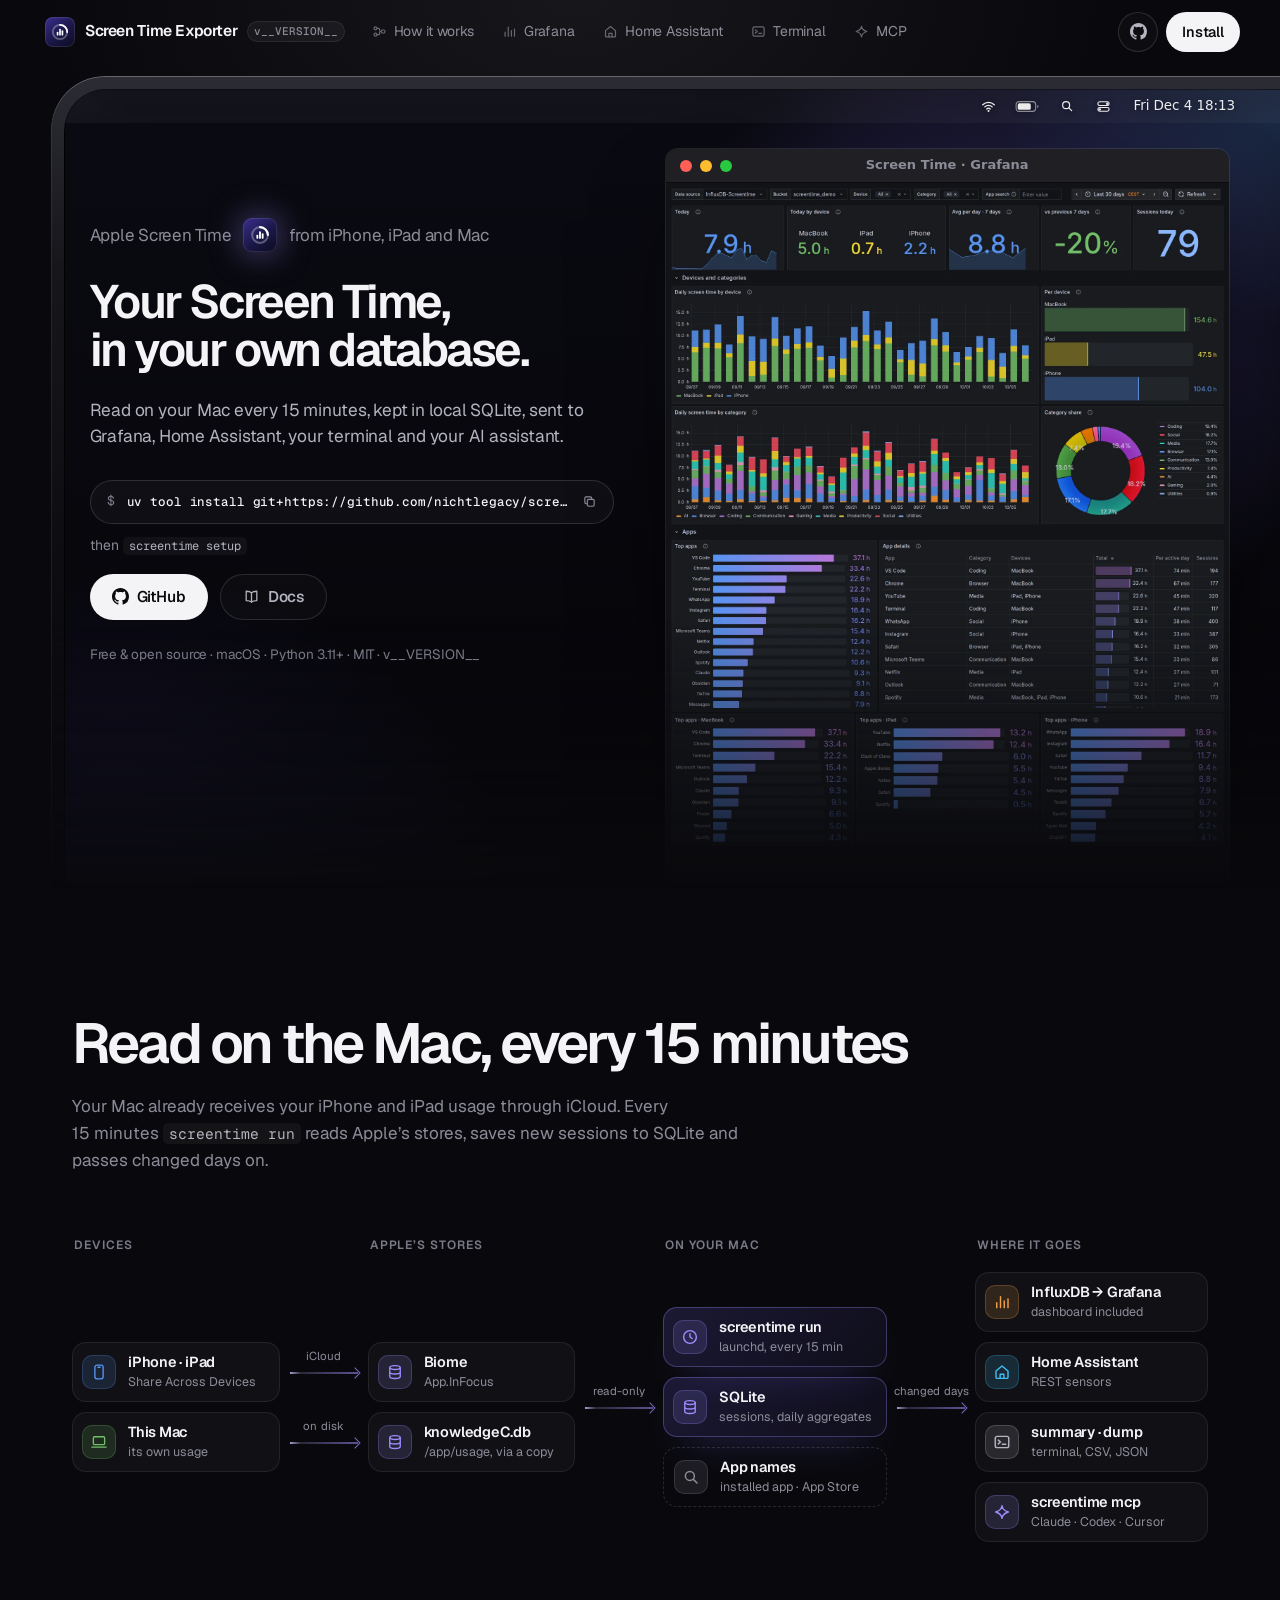
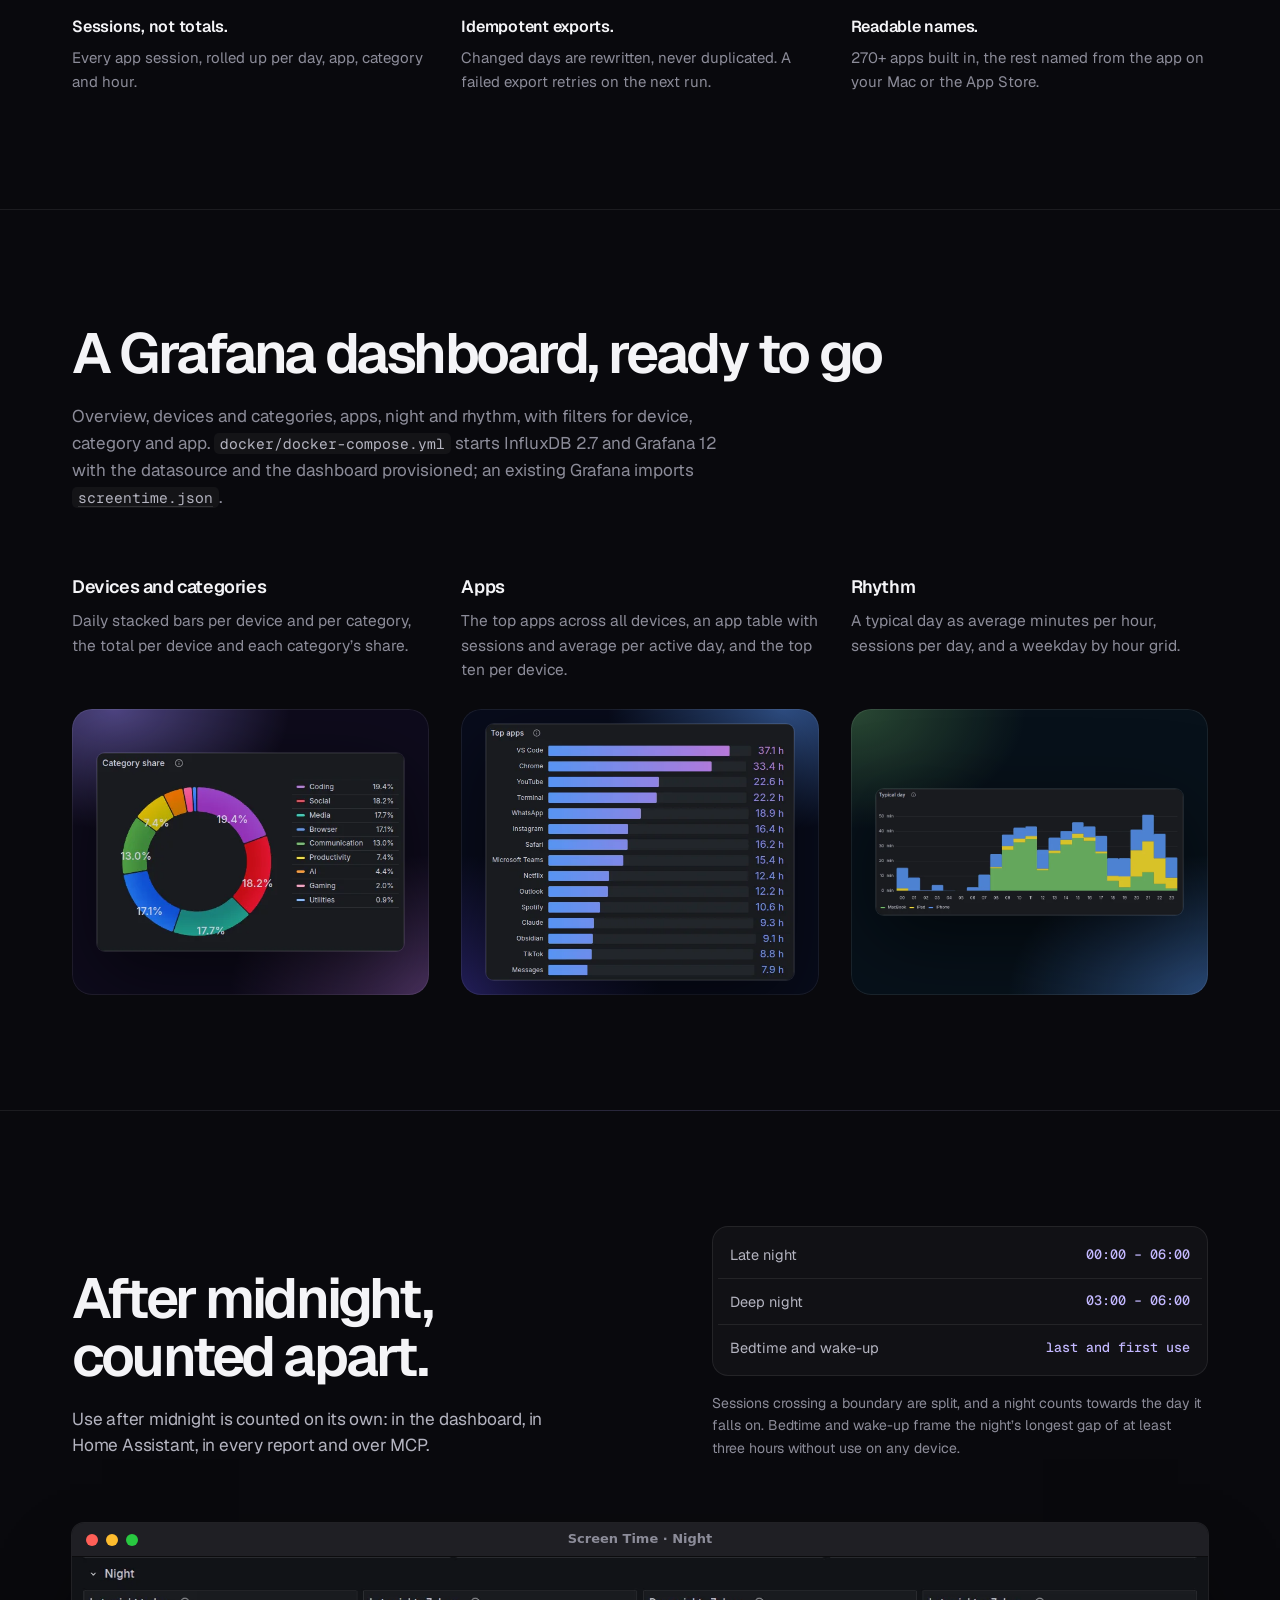
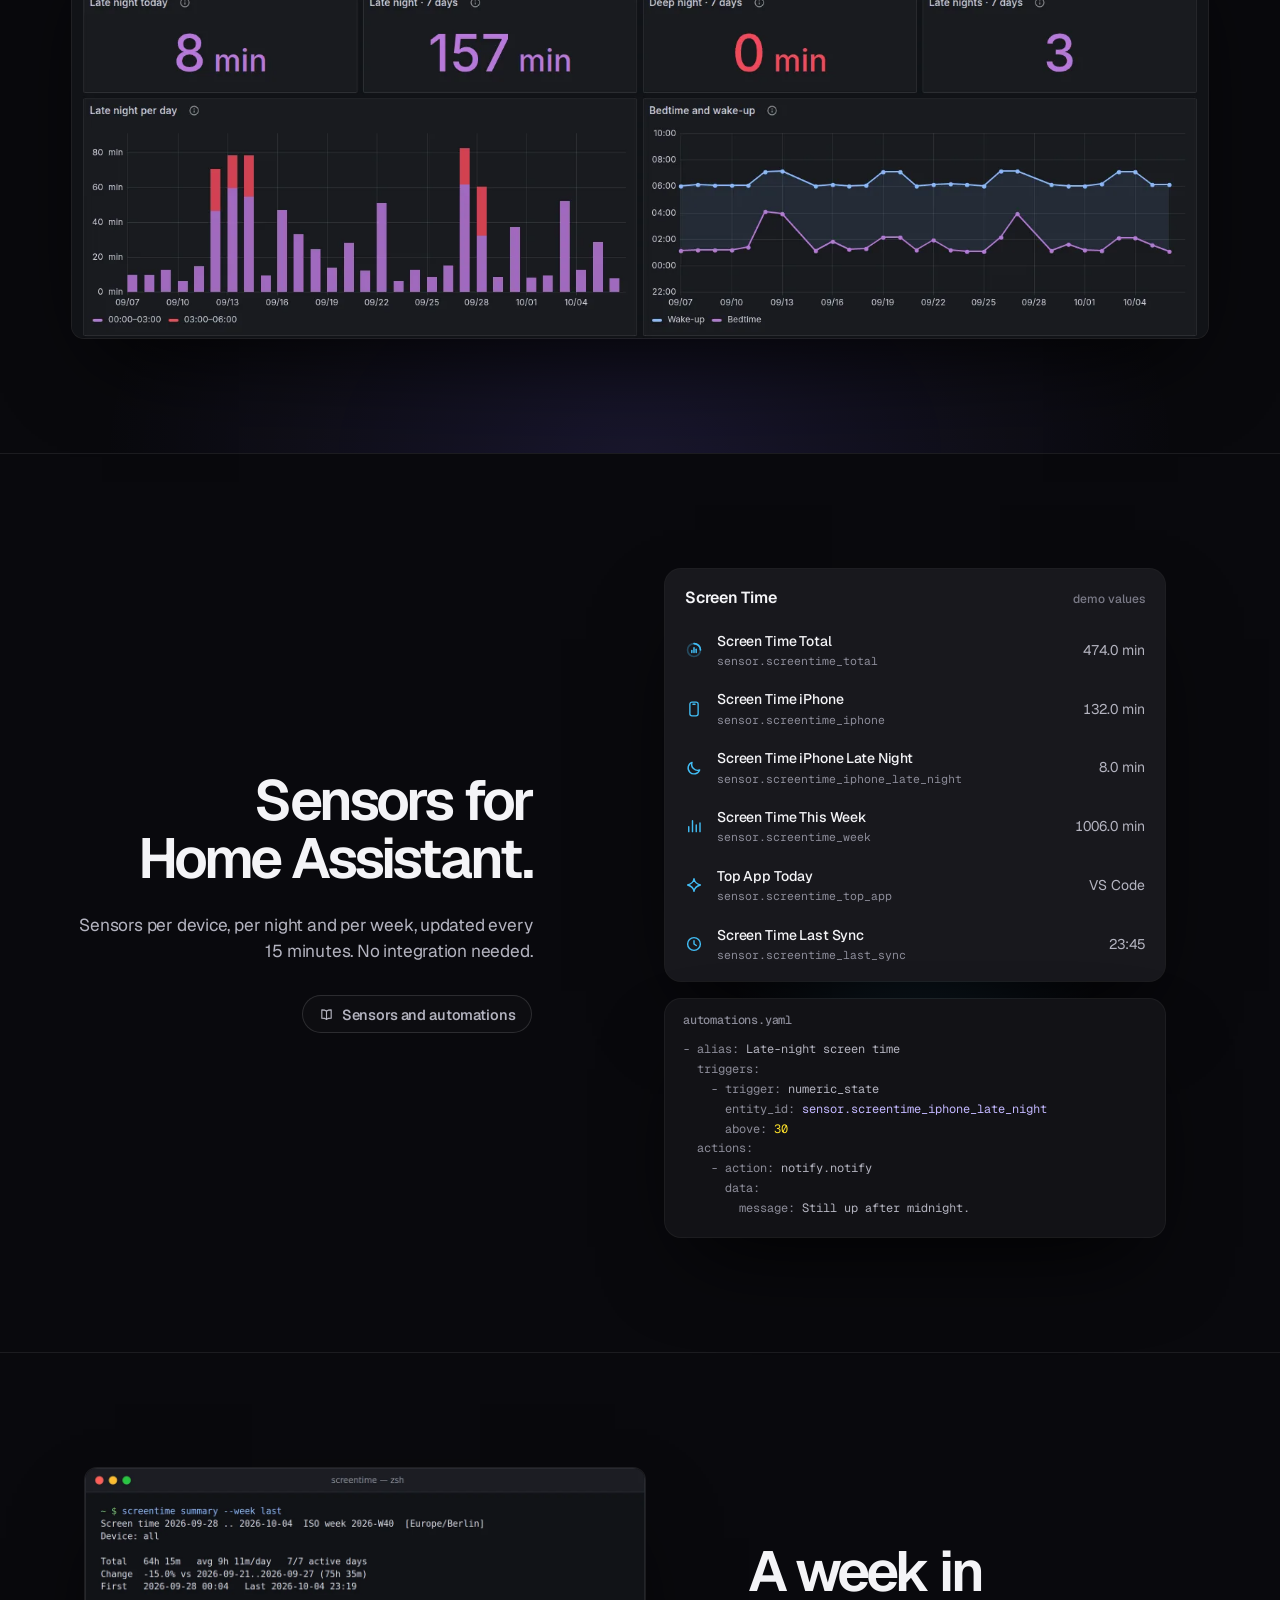
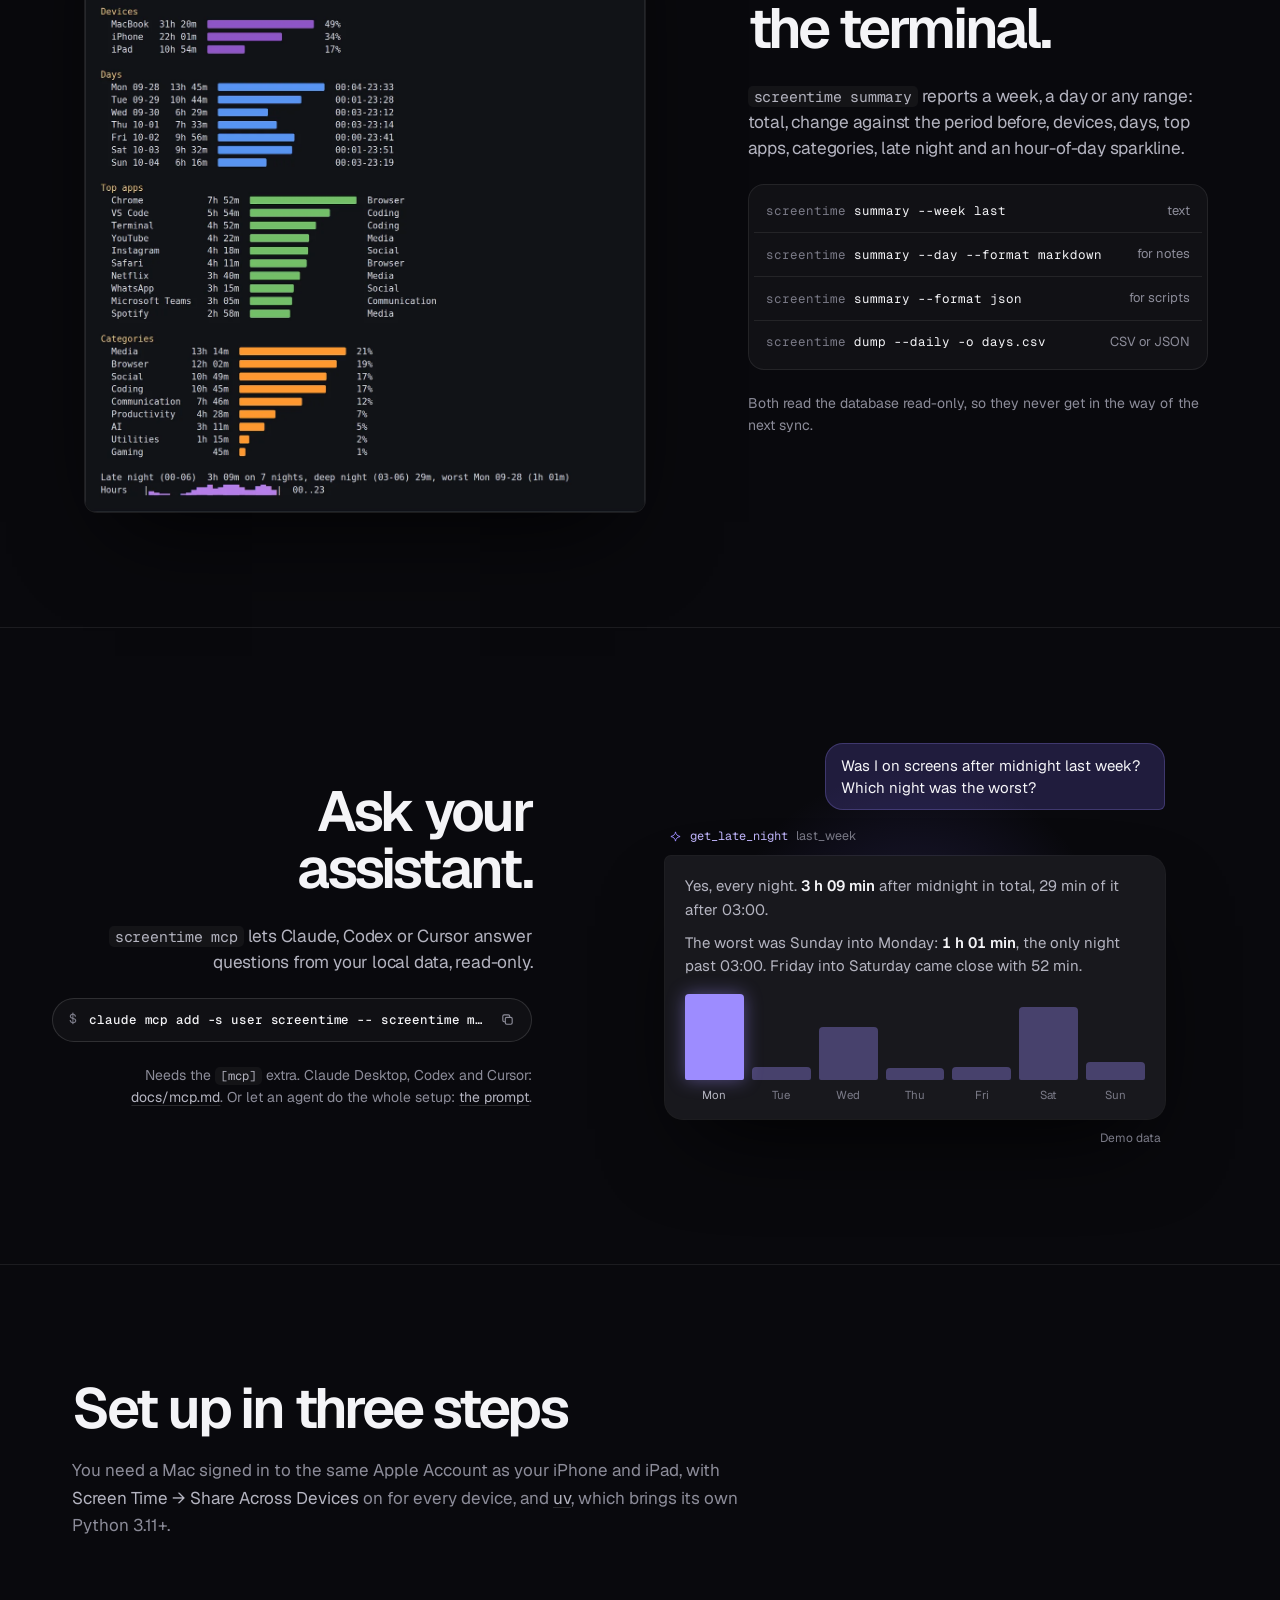
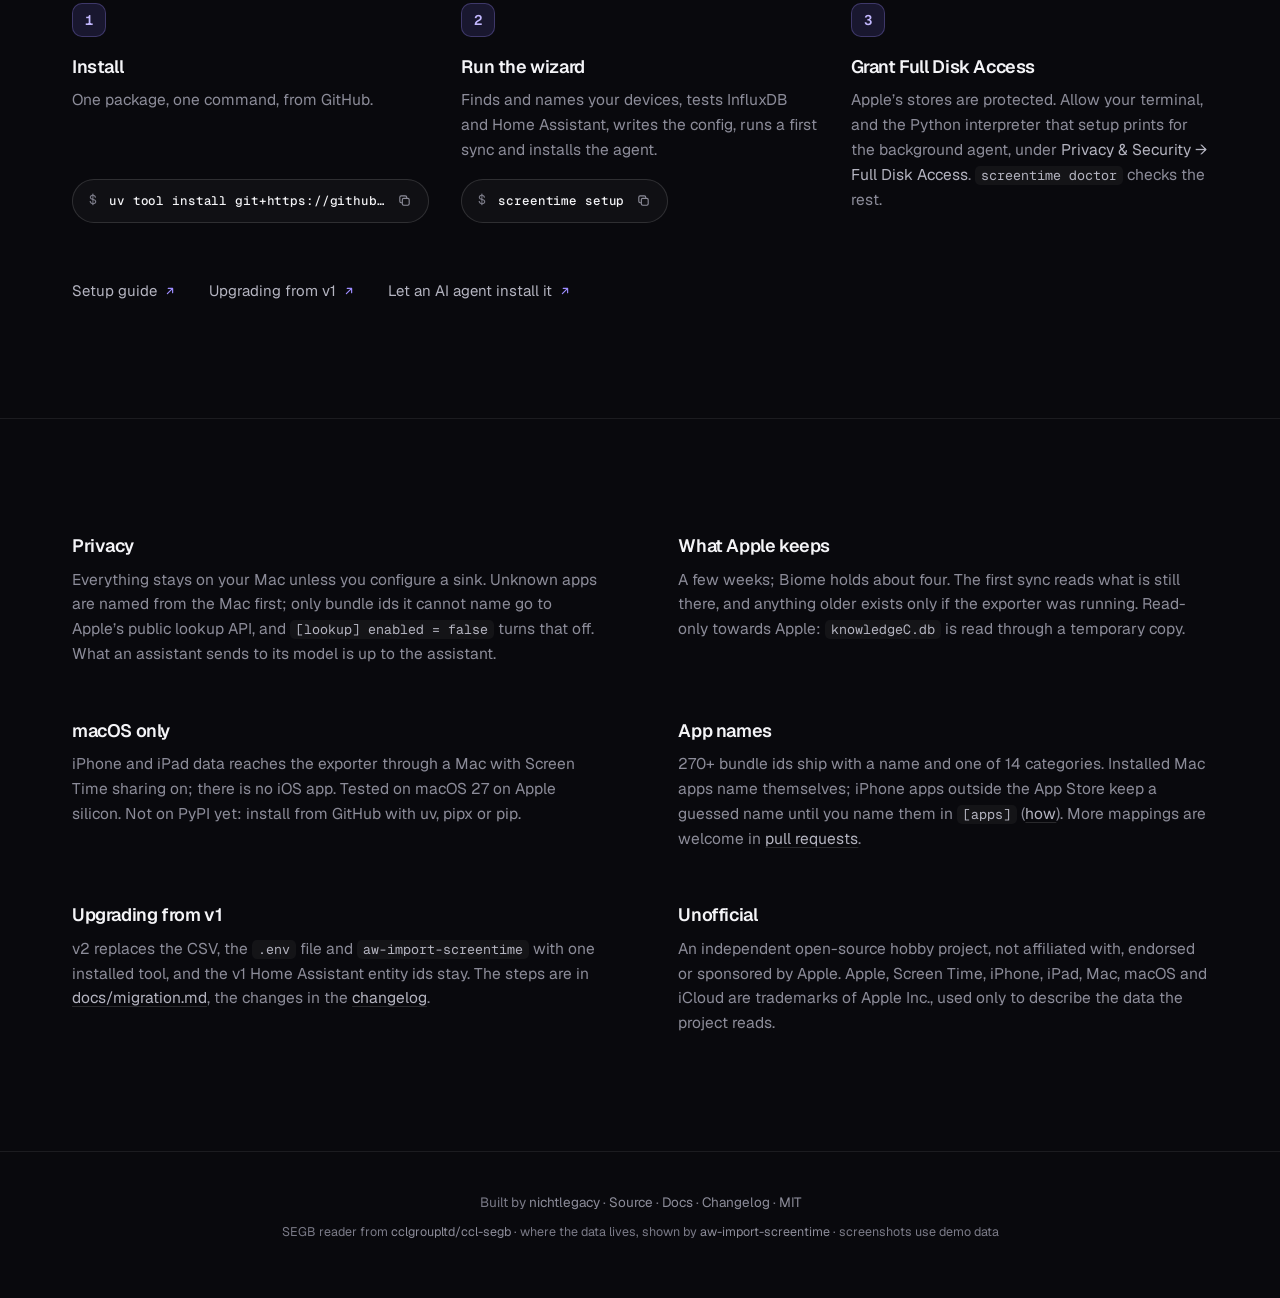
<file: site/index.html>
<!doctype html>
<html lang="en">
<head>
<meta charset="utf-8">
<meta name="viewport" content="width=device-width, initial-scale=1">

<title>Screen Time Exporter — Apple Screen Time in your own database</title>
<meta name="description" content="Open-source macOS tool that exports Apple Screen Time from iPhone, iPad and Mac to local SQLite, Grafana, Home Assistant and AI assistants over MCP.">
<link rel="canonical" href="https://screentime.nichtlegacy.com/">
<meta name="author" content="nichtlegacy">
<meta name="color-scheme" content="dark">
<meta name="theme-color" content="#09090d">
<meta name="robots" content="index, follow, max-image-preview:large, max-snippet:-1, max-video-preview:-1">

<meta property="og:type" content="website">
<meta property="og:site_name" content="Screen Time Exporter">
<meta property="og:locale" content="en_US">
<meta property="og:url" content="https://screentime.nichtlegacy.com/">
<meta property="og:title" content="Screen Time Exporter — your Screen Time, in your own database">
<meta property="og:description" content="Apple Screen Time from iPhone, iPad and Mac, read on your Mac every 15 minutes, kept in local SQLite and sent to Grafana, Home Assistant, the terminal and MCP.">
<meta property="og:image" content="https://screentime.nichtlegacy.com/og.png">
<meta property="og:image:secure_url" content="https://screentime.nichtlegacy.com/og.png">
<meta property="og:image:type" content="image/png">
<meta property="og:image:width" content="1200">
<meta property="og:image:height" content="630">
<meta property="og:image:alt" content="The Screen Time Exporter logo and the words “Your Screen Time, in your own database.” beside the Grafana dashboard with demo data.">

<meta name="twitter:card" content="summary_large_image">
<meta name="twitter:title" content="Screen Time Exporter — your Screen Time, in your own database">
<meta name="twitter:description" content="Apple Screen Time from iPhone, iPad and Mac in local SQLite, Grafana, Home Assistant, the terminal and MCP.">
<meta name="twitter:image" content="https://screentime.nichtlegacy.com/og.png">
<meta name="twitter:image:alt" content="The Screen Time Exporter logo and the words “Your Screen Time, in your own database.” beside the Grafana dashboard with demo data.">

<link rel="icon" href="favicon.svg" type="image/svg+xml">
<link rel="icon" href="icon-32.png" type="image/png" sizes="32x32">
<link rel="apple-touch-icon" href="apple-touch-icon.png">
<link rel="manifest" href="site.webmanifest">

<link rel="preload" as="font" href="fonts/Geist-Variable.woff2" type="font/woff2" crossorigin>
<link rel="preload" as="image" href="screenshots/dashboard.webp" type="image/webp" fetchpriority="high">
<link rel="stylesheet" href="app.css">
<script src="app.js" defer></script>

<script type="application/ld+json">
{
  "@context": "https://schema.org",
  "@graph": [
    {
      "@type": "WebSite",
      "@id": "https://screentime.nichtlegacy.com/#website",
      "url": "https://screentime.nichtlegacy.com/",
      "name": "Screen Time Exporter",
      "description": "Open-source exporter for Apple Screen Time on macOS.",
      "inLanguage": "en",
      "publisher": { "@id": "https://screentime.nichtlegacy.com/#author" },
      "about": { "@id": "https://screentime.nichtlegacy.com/#app" }
    },
    {
      "@type": "WebPage",
      "@id": "https://screentime.nichtlegacy.com/#webpage",
      "url": "https://screentime.nichtlegacy.com/",
      "name": "Screen Time Exporter — Apple Screen Time in your own database",
      "isPartOf": { "@id": "https://screentime.nichtlegacy.com/#website" },
      "about": { "@id": "https://screentime.nichtlegacy.com/#app" },
      "primaryImageOfPage": { "@id": "https://screentime.nichtlegacy.com/#primaryimage" },
      "datePublished": "2026-10-07",
      "dateModified": "__BUILD_DATE__",
      "inLanguage": "en"
    },
    {
      "@type": "ImageObject",
      "@id": "https://screentime.nichtlegacy.com/#primaryimage",
      "url": "https://screentime.nichtlegacy.com/og.png",
      "contentUrl": "https://screentime.nichtlegacy.com/og.png",
      "width": 1200,
      "height": 630,
      "caption": "The Screen Time Exporter logo beside the Grafana dashboard with demo data."
    },
    {
      "@type": "Person",
      "@id": "https://screentime.nichtlegacy.com/#author",
      "name": "nichtlegacy",
      "url": "https://github.com/nichtlegacy",
      "sameAs": ["https://github.com/nichtlegacy"]
    },
    {
      "@type": "SoftwareApplication",
      "@id": "https://screentime.nichtlegacy.com/#app",
      "name": "Screen Time Exporter",
      "alternateName": ["screentime-exporter", "screentime"],
      "url": "https://screentime.nichtlegacy.com/",
      "description": "Reads Apple Screen Time for iPhone, iPad and Mac on the Mac (Biome and knowledgeC.db) every 15 minutes, keeps every session in a local SQLite database and exports to InfluxDB and Grafana, Home Assistant, terminal reports and a read-only MCP server.",
      "applicationCategory": "DeveloperApplication",
      "operatingSystem": "macOS",
      "softwareRequirements": "Python 3.11 or later (installed by uv)",
      "softwareVersion": "__VERSION__",
      "datePublished": "2026-10-07",
      "inLanguage": "en",
      "image": { "@id": "https://screentime.nichtlegacy.com/#primaryimage" },
      "featureList": [
        "iPhone and iPad usage via iCloud, plus the Mac itself",
        "Every app session in a local SQLite database",
        "Late night (00:00–06:00), deep night (03:00–06:00), bedtime and wake-up",
        "Names and categories for 270+ bundle ids; the rest from the installed Mac app or the App Store",
        "Grafana dashboard and Docker Compose stack with InfluxDB",
        "Home Assistant sensors over the REST API",
        "Terminal reports and CSV or JSON export",
        "Read-only MCP server for Claude, Codex and Cursor"
      ],
      "downloadUrl": "https://github.com/nichtlegacy/screentime",
      "installUrl": "https://github.com/nichtlegacy/screentime/blob/main/docs/setup.md",
      "releaseNotes": "https://github.com/nichtlegacy/screentime/blob/main/CHANGELOG.md",
      "codeRepository": "https://github.com/nichtlegacy/screentime",
      "discussionUrl": "https://github.com/nichtlegacy/screentime/issues",
      "license": "https://opensource.org/licenses/MIT",
      "isAccessibleForFree": true,
      "offers": { "@type": "Offer", "price": "0", "priceCurrency": "USD" },
      "screenshot": [
        {
          "@type": "ImageObject",
          "url": "https://screentime.nichtlegacy.com/screenshots/dashboard.webp",
          "caption": "The Grafana dashboard with demo data"
        },
        {
          "@type": "ImageObject",
          "url": "https://screentime.nichtlegacy.com/screenshots/summary.webp",
          "caption": "screentime summary in the terminal, with demo data"
        }
      ],
      "offers": {
        "@type": "Offer",
        "price": "0",
        "priceCurrency": "USD",
        "availability": "https://schema.org/InStock",
        "url": "https://github.com/nichtlegacy/screentime"
      },
      "author": { "@id": "https://screentime.nichtlegacy.com/#author" },
      "maintainer": { "@id": "https://screentime.nichtlegacy.com/#author" },
      "mainEntityOfPage": { "@id": "https://screentime.nichtlegacy.com/#webpage" }
    }
  ]
}
</script>
</head>
<body>

<a class="skip" href="#main">Skip to content</a>

<svg class="sprite" aria-hidden="true" focusable="false">
  <symbol id="i-github" viewBox="0 0 16 16">
    <path fill="currentColor" d="M8 0C3.58 0 0 3.58 0 8c0 3.54 2.29 6.53 5.47 7.59.4.07.55-.17.55-.38 0-.19-.01-.82-.01-1.49-2.01.37-2.53-.49-2.69-.94-.09-.23-.48-.94-.82-1.13-.28-.15-.68-.52-.01-.53.63-.01 1.08.58 1.23.82.72 1.21 1.87.87 2.33.66.07-.52.28-.87.51-1.07-1.78-.2-3.64-.89-3.64-3.95 0-.87.31-1.59.82-2.15-.08-.2-.36-1.02.08-2.12 0 0 .67-.21 2.2.82.64-.18 1.32-.27 2-.27s1.36.09 2 .27c1.53-1.04 2.2-.82 2.2-.82.44 1.1.16 1.92.08 2.12.51.56.82 1.27.82 2.15 0 3.07-1.87 3.75-3.65 3.95.29.25.54.73.54 1.48 0 1.07-.01 1.93-.01 2.2 0 .21.15.46.55.38A8.012 8.012 0 0 0 16 8c0-4.42-3.58-8-8-8Z"/>
  </symbol>
  <!-- The logo glyph without its tile: a 24-hour dial, midnight at the top,
       the 00–06 quarter lit, three bars of use. -->
  <symbol id="i-mark" viewBox="0 0 24 24">
    <circle cx="12" cy="12" r="8.6" fill="none" stroke="currentColor" stroke-opacity=".3" stroke-width="2.2"/>
    <path d="M12 3.4a8.6 8.6 0 0 1 8.6 8.6" fill="none" stroke="currentColor" stroke-width="2.2" stroke-linecap="round"/>
    <g fill="currentColor"><rect x="8.1" y="11.6" width="2" height="4.6" rx="1"/><rect x="11" y="8" width="2" height="8.2" rx="1"/><rect x="13.9" y="10" width="2" height="6.2" rx="1"/></g>
  </symbol>
  <symbol id="i-book" viewBox="0 0 24 24">
    <g fill="none" stroke="currentColor" stroke-width="1.8" stroke-linejoin="round" stroke-linecap="round"><path d="M12 6.6C10.4 5.2 8 4.6 4.5 4.6v13.2c3.5 0 5.9.6 7.5 2 1.6-1.4 4-2 7.5-2V4.6c-3.5 0-5.9.6-7.5 2Z"/><path d="M12 6.6v13.2"/></g>
  </symbol>
  <symbol id="i-copy" viewBox="0 0 24 24">
    <g fill="none" stroke="currentColor" stroke-width="1.8" stroke-linejoin="round"><rect x="8.5" y="8.5" width="11" height="11" rx="2.2"/><path d="M15.5 8.5V6.7a2.2 2.2 0 0 0-2.2-2.2H6.7a2.2 2.2 0 0 0-2.2 2.2v6.6a2.2 2.2 0 0 0 2.2 2.2h1.8"/></g>
  </symbol>
  <symbol id="i-check" viewBox="0 0 24 24">
    <path fill="none" stroke="currentColor" stroke-width="2.2" stroke-linecap="round" stroke-linejoin="round" d="m5 12.5 4.5 4.5L19 7.5"/>
  </symbol>
  <symbol id="i-arrow" viewBox="0 0 24 24">
    <path fill="none" stroke="currentColor" stroke-width="2" stroke-linecap="round" stroke-linejoin="round" d="M7.5 16.5 16.5 7.5M9 7.5h7.5V15"/>
  </symbol>
  <!-- Nav and diagram glyphs. -->
  <symbol id="i-flow" viewBox="0 0 24 24">
    <g fill="none" stroke="currentColor" stroke-width="1.9" stroke-linecap="round" stroke-linejoin="round"><circle cx="5.5" cy="7" r="2.3"/><circle cx="5.5" cy="17" r="2.3"/><rect x="15" y="9.6" width="5.5" height="4.8" rx="1.6"/><path d="M7.8 7h2.4a2 2 0 0 1 2 2v1.5a1.5 1.5 0 0 0 1.5 1.5H15M7.8 17h2.4a2 2 0 0 0 2-2v-1.5"/></g>
  </symbol>
  <symbol id="i-chart" viewBox="0 0 24 24">
    <g fill="none" stroke="currentColor" stroke-width="1.9" stroke-linecap="round"><path d="M5 19.5V13M10 19.5V5M15 19.5v-9M20 19.5V8"/></g>
  </symbol>
  <symbol id="i-moon" viewBox="0 0 24 24">
    <path fill="none" stroke="currentColor" stroke-width="1.9" stroke-linejoin="round" d="M19.5 14.6A7.9 7.9 0 0 1 9.4 4.5a7.9 7.9 0 1 0 10.1 10.1Z"/>
  </symbol>
  <symbol id="i-home" viewBox="0 0 24 24">
    <g fill="none" stroke="currentColor" stroke-width="1.9" stroke-linejoin="round" stroke-linecap="round"><path d="M4 10.6 12 4l8 6.6V19a1.5 1.5 0 0 1-1.5 1.5h-13A1.5 1.5 0 0 1 4 19Z"/><path d="M9.5 20.5v-5.5h5v5.5"/></g>
  </symbol>
  <symbol id="i-terminal" viewBox="0 0 24 24">
    <g fill="none" stroke="currentColor" stroke-width="1.9" stroke-linecap="round" stroke-linejoin="round"><rect x="3" y="4.5" width="18" height="15" rx="2.6"/><path d="m7 9.5 3 2.5-3 2.5M12.5 15h4.5"/></g>
  </symbol>
  <symbol id="i-spark" viewBox="0 0 24 24">
    <path fill="none" stroke="currentColor" stroke-width="1.8" stroke-linejoin="round" d="M12 3.5c.6 4.4 2.6 6.9 8.5 8.5-5.9 1.6-7.9 4.1-8.5 8.5-.6-4.4-2.6-6.9-8.5-8.5 5.9-1.6 7.9-4.1 8.5-8.5Z"/>
  </symbol>
  <symbol id="i-phone" viewBox="0 0 24 24">
    <g fill="none" stroke="currentColor" stroke-width="1.8" stroke-linecap="round"><rect x="6.5" y="2.8" width="11" height="18.4" rx="2.8"/><path d="M10.6 5.6h2.8"/></g>
  </symbol>
  <symbol id="i-laptop" viewBox="0 0 24 24">
    <g fill="none" stroke="currentColor" stroke-width="1.8" stroke-linejoin="round" stroke-linecap="round"><rect x="4.5" y="5" width="15" height="10.5" rx="1.6"/><path d="M2.5 18.8h19"/></g>
  </symbol>
  <symbol id="i-db" viewBox="0 0 24 24">
    <g fill="none" stroke="currentColor" stroke-width="1.8"><ellipse cx="12" cy="6" rx="7" ry="2.6"/><path d="M5 6v12c0 1.4 3.1 2.6 7 2.6s7-1.2 7-2.6V6M5 12c0 1.4 3.1 2.6 7 2.6s7-1.2 7-2.6"/></g>
  </symbol>
  <symbol id="i-clock" viewBox="0 0 24 24">
    <g fill="none" stroke="currentColor" stroke-width="1.9" stroke-linecap="round" stroke-linejoin="round"><circle cx="12" cy="12" r="8.5"/><path d="M12 7.5V12l3 2"/></g>
  </symbol>
  <symbol id="i-search" viewBox="0 0 24 24">
    <g fill="none" stroke="currentColor" stroke-width="2" stroke-linecap="round"><circle cx="10.5" cy="10.5" r="6"/><path d="m15.2 15.2 4.8 4.8"/></g>
  </symbol>
  <!-- Menu-bar extras on the drawn Mac screen. -->
  <symbol id="i-wifi" viewBox="0 0 24 24">
    <g fill="none" stroke="currentColor" stroke-width="2.2" stroke-linecap="round"><path d="M2.8 9.2a13.2 13.2 0 0 1 18.4 0"/><path d="M6.1 12.6a8.4 8.4 0 0 1 11.8 0"/><path d="M9.3 15.9a3.9 3.9 0 0 1 5.4 0"/></g>
    <circle fill="currentColor" cx="12" cy="19" r="1.6"/>
  </symbol>
  <symbol id="i-battery" viewBox="0 0 30 16">
    <rect x="1" y="2" width="24" height="12" rx="3.6" fill="none" stroke="currentColor" stroke-opacity=".55" stroke-width="1.3"/>
    <rect x="3" y="4" width="16" height="8" rx="2" fill="currentColor"/>
    <path d="M27 6.1v3.8c.9-.3 1.5-1.1 1.5-1.9s-.6-1.6-1.5-1.9Z" fill="currentColor" fill-opacity=".55"/>
  </symbol>
  <symbol id="i-control" viewBox="0 0 24 24">
    <g fill="none" stroke="currentColor" stroke-width="1.7"><rect x="3" y="4.5" width="18" height="6" rx="3"/><rect x="3" y="13.5" width="18" height="6" rx="3"/></g>
    <circle fill="currentColor" cx="17.9" cy="7.5" r="1.9"/><circle fill="currentColor" cx="6.1" cy="16.5" r="1.9"/>
  </symbol>
</svg>

<header class="top" id="top-bar">
  <a class="mark" href="#top" aria-label="Screen Time Exporter, back to top">
    <span class="mark-tile"><svg width="20" height="20" aria-hidden="true"><use href="#i-mark"/></svg></span>
    <span>Screen Time Exporter</span>
    <span class="mark-version">v__VERSION__</span>
  </a>
  <nav class="top-nav" aria-label="Sections">
    <span class="nav-glow" aria-hidden="true"></span>
    <a href="#how"><svg width="15" height="15" aria-hidden="true"><use href="#i-flow"/></svg>How it works</a>
    <a href="#grafana"><svg width="15" height="15" aria-hidden="true"><use href="#i-chart"/></svg>Grafana</a>
    <a href="#home-assistant"><svg width="15" height="15" aria-hidden="true"><use href="#i-home"/></svg>Home Assistant</a>
    <a href="#terminal"><svg width="15" height="15" aria-hidden="true"><use href="#i-terminal"/></svg>Terminal</a>
    <a href="#mcp"><svg width="15" height="15" aria-hidden="true"><use href="#i-spark"/></svg>MCP</a>
  </nav>
  <div class="top-actions">
    <a class="icon-btn" href="https://github.com/nichtlegacy/screentime" rel="noopener" aria-label="Source code on GitHub">
      <svg width="17" height="17" aria-hidden="true"><use href="#i-github"/></svg>
    </a>
    <a class="pill solid" href="#install">Install</a>
  </div>
</header>

<main id="main">

  <!-- The hero is a Mac screen at night: a bezel running off the right edge,
       a menu bar along its top, and the Grafana dashboard (demo data) open in
       a window. Scrolling the page scrolls the dashboard a little too. -->
  <section class="hero" id="top">
    <div class="device" id="device">
      <div class="screen">
        <div class="menubar" aria-hidden="true">
          <span class="extra"><svg width="15" height="15"><use href="#i-wifi"/></svg></span>
          <span class="extra"><svg width="25" height="13"><use href="#i-battery"/></svg></span>
          <span class="extra"><svg width="14" height="14"><use href="#i-search"/></svg></span>
          <span class="extra"><svg width="15" height="15"><use href="#i-control"/></svg></span>
          <time class="extra extra-time" id="menu-time">Tue Oct 6&nbsp;&nbsp;23:42</time>
        </div>
        <figure class="app-window hero-window" id="hero-window">
          <div class="window-bar" aria-hidden="true"><i></i><i></i><i></i><span>Screen Time · Grafana</span></div>
          <div class="window-view">
            <img src="screenshots/dashboard.webp" width="1600" height="1890" fetchpriority="high"
                 alt="The Grafana dashboard with demo data: today's screen time of 7.9 hours with an hourly sparkline, today per device, the 7-day average and its change, daily bars by device and by category, a category donut, and the top apps.">
          </div>
        </figure>
      </div>
    </div>

    <div class="hero-copy">
      <p class="eyebrow">
        <span>Apple Screen Time</span>
        <span class="mark-tile eyebrow-icon" aria-hidden="true"><svg width="22" height="22"><use href="#i-mark"/></svg></span>
        <span>from iPhone, iPad and Mac</span>
      </p>
      <h1>Your Screen Time,<br>in your own database.</h1>
      <p class="lede">Read on your Mac every 15&nbsp;minutes, kept in local SQLite, sent to Grafana, Home Assistant, your terminal and your AI&nbsp;assistant.</p>
      <div class="install-line">
        <button class="cmd" type="button" data-copy="uv tool install git+https://github.com/nichtlegacy/screentime" aria-label="Copy install command">
          <span class="cmd-prompt" aria-hidden="true">$</span>
          <code>uv tool install git+https://github.com/nichtlegacy/screentime</code>
          <svg class="cmd-icon" width="15" height="15" aria-hidden="true"><use href="#i-copy"/></svg>
        </button>
        <p class="fine">then <code>screentime setup</code></p>
      </div>
      <div class="actions">
        <a class="pill solid lg" href="https://github.com/nichtlegacy/screentime" rel="noopener">
          <svg width="17" height="17" aria-hidden="true"><use href="#i-github"/></svg>
          GitHub
        </a>
        <a class="pill ghost lg" href="https://github.com/nichtlegacy/screentime/tree/main/docs" rel="noopener">
          <svg width="17" height="17" aria-hidden="true"><use href="#i-book"/></svg>
          Docs
        </a>
      </div>
      <p class="specs">Free &amp; open source · macOS · Python 3.11+ · MIT · v__VERSION__</p>
    </div>
  </section>

  <section class="section" id="how">
    <div class="wrap">
      <header class="section-head stack-head reveal">
        <h2>Read on the Mac, every 15&nbsp;minutes</h2>
        <p>Your Mac already receives your iPhone and iPad usage through iCloud. Every 15&nbsp;minutes <code>screentime run</code> reads Apple’s stores, saves new sessions to SQLite and passes changed days on.</p>
      </header>

      <ol class="flow reveal" aria-label="Data flow">
        <li class="stage">
          <h3 class="stage-name">Devices</h3>
          <ul class="nodes">
            <li class="node" style="--c: var(--blue)"><svg width="18" height="18" aria-hidden="true"><use href="#i-phone"/></svg><span><b>iPhone · iPad</b><small>Share Across Devices</small></span></li>
            <li class="node" style="--c: var(--green)"><svg width="18" height="18" aria-hidden="true"><use href="#i-laptop"/></svg><span><b>This Mac</b><small>its own usage</small></span></li>
          </ul>
        </li>
        <li class="link" aria-hidden="true"><span class="wire" data-label="iCloud"></span><span class="wire" data-label="on disk"></span></li>
        <li class="stage">
          <h3 class="stage-name">Apple’s stores</h3>
          <ul class="nodes">
            <li class="node" style="--c: var(--violet)"><svg width="18" height="18" aria-hidden="true"><use href="#i-db"/></svg><span><b>Biome</b><small>App.InFocus</small></span></li>
            <li class="node" style="--c: var(--violet)"><svg width="18" height="18" aria-hidden="true"><use href="#i-db"/></svg><span><b>knowledgeC.db</b><small>/app/usage, via a copy</small></span></li>
          </ul>
        </li>
        <li class="link" aria-hidden="true"><span class="wire" data-label="read-only"></span></li>
        <li class="stage">
          <h3 class="stage-name">On your Mac</h3>
          <ul class="nodes">
            <li class="node node-core"><svg width="18" height="18" aria-hidden="true"><use href="#i-clock"/></svg><span><b>screentime run</b><small>launchd, every 15 min</small></span></li>
            <li class="node node-core"><svg width="18" height="18" aria-hidden="true"><use href="#i-db"/></svg><span><b>SQLite</b><small>sessions, daily aggregates</small></span></li>
            <li class="node node-dashed"><svg width="18" height="18" aria-hidden="true"><use href="#i-search"/></svg><span><b>App names</b><small>installed app · App Store</small></span></li>
          </ul>
        </li>
        <li class="link" aria-hidden="true"><span class="wire" data-label="changed days"></span></li>
        <li class="stage">
          <h3 class="stage-name">Where it goes</h3>
          <ul class="nodes">
            <li class="node" style="--c: #f2a14b"><svg width="18" height="18" aria-hidden="true"><use href="#i-chart"/></svg><span><b>InfluxDB → Grafana</b><small>dashboard included</small></span></li>
            <li class="node" style="--c: #41bdf5"><svg width="18" height="18" aria-hidden="true"><use href="#i-home"/></svg><span><b>Home Assistant</b><small>REST sensors</small></span></li>
            <li class="node" style="--c: var(--ink-2)"><svg width="18" height="18" aria-hidden="true"><use href="#i-terminal"/></svg><span><b>summary · dump</b><small>terminal, CSV, JSON</small></span></li>
            <li class="node" style="--c: var(--violet)"><svg width="18" height="18" aria-hidden="true"><use href="#i-spark"/></svg><span><b>screentime mcp</b><small>Claude · Codex · Cursor</small></span></li>
          </ul>
        </li>
      </ol>

      <ul class="facts reveal">
        <li><b>Sessions, not totals.</b> Every app session, rolled up per day, app, category and hour.</li>
        <li><b>Idempotent exports.</b> Changed days are rewritten, never duplicated. A failed export retries on the next run.</li>
        <li><b>Readable names.</b> 270+ apps built in, the rest named from the app on your Mac or the App&nbsp;Store.</li>
      </ul>
    </div>
  </section>

  <section class="section" id="grafana">
    <div class="wrap">
      <header class="section-head stack-head reveal">
        <h2>A Grafana dashboard, ready to go</h2>
        <p>Overview, devices and categories, apps, night and rhythm, with filters for device, category and app. <code>docker/docker-compose.yml</code> starts InfluxDB&nbsp;2.7 and Grafana&nbsp;12 with the datasource and the dashboard provisioned; an existing Grafana imports <a href="https://github.com/nichtlegacy/screentime/blob/main/grafana/dashboards/screentime.json" rel="noopener"><code>screentime.json</code></a>.</p>
      </header>
      <div class="features">
        <article class="feature reveal">
          <h3>Devices and categories</h3>
          <p>Daily stacked bars per device and per category, the total per device and each category’s share.</p>
          <div class="feature-art art-violet">
            <img src="screenshots/categories.webp" width="517" height="334" loading="lazy" alt="The Category share panel with demo data: a donut chart led by Coding at 19.4 percent, Social at 18.2 percent and Media at 17.7 percent, with a legend of nine categories.">
          </div>
        </article>
        <article class="feature reveal">
          <h3>Apps</h3>
          <p>The top apps across all devices, an app table with sessions and average per active day, and the top ten per device.</p>
          <div class="feature-art art-blue">
            <img src="screenshots/top-apps.webp" width="583" height="486" loading="lazy" alt="The Top apps panel with demo data: horizontal bars led by VS Code at 37.1 hours, Chrome at 33.4 hours and YouTube at 22.6 hours.">
          </div>
        </article>
        <article class="feature reveal">
          <h3>Rhythm</h3>
          <p>A typical day as average minutes per hour, sessions per day, and a weekday by hour grid.</p>
          <div class="feature-art art-teal">
            <img src="screenshots/typical-day.webp" width="911" height="372" loading="lazy" alt="The Typical day panel with demo data: average minutes per hour from 00 to 23, stacked by MacBook, iPad and iPhone, busiest in the afternoon and around 21:00.">
          </div>
        </article>
      </div>
    </div>
  </section>

  <section class="section" id="night">
    <div class="wrap">
      <div class="night-head">
        <div class="reveal">
          <h2>After midnight,<br>counted apart.</h2>
          <p class="lede">Use after midnight is counted on its own: in the dashboard, in Home Assistant, in every report and over MCP.</p>
        </div>
        <div class="reveal">
          <ul class="readouts" aria-label="Night measures">
            <li><span>Late night</span><b>00:00 – 06:00</b></li>
            <li><span>Deep night</span><b>03:00 – 06:00</b></li>
            <li><span>Bedtime and wake-up</span><b>last and first use</b></li>
          </ul>
          <p class="fine">Sessions crossing a boundary are split, and a night counts towards the day it falls on. Bedtime and wake-up frame the night’s longest gap of at least three hours without use on any device.</p>
        </div>
      </div>
      <figure class="app-window night-shot reveal">
        <div class="window-bar" aria-hidden="true"><i></i><i></i><i></i><span>Screen Time · Night</span></div>
        <img src="screenshots/night.webp" width="1600" height="536" loading="lazy" alt="The Night section of the dashboard with demo data: 8 minutes of late night today, 157 minutes over 7 days, no deep night, a bar chart of late night per day split into 00–03 and 03–06, and a bedtime and wake-up chart with the phone-free night shaded between the lines.">
      </figure>
    </div>
  </section>

  <section class="section" id="home-assistant">
    <div class="wrap duo flip">
      <div class="duo-copy align-end reveal">
        <h2>Sensors for<br>Home Assistant.</h2>
        <p class="lede">Sensors per device, per night and per week, updated every 15&nbsp;minutes. No integration needed.</p>
        <a class="pill ghost" href="https://github.com/nichtlegacy/screentime/blob/main/docs/home-assistant.md" rel="noopener">
          <svg width="15" height="15" aria-hidden="true"><use href="#i-book"/></svg>
          Sensors and automations
        </a>
      </div>
      <div class="duo-media reveal">
        <!-- Entity ids, units and friendly names as src/screentime/homeassistant.py
             writes them, for the demo devices; the states are demo values. -->
        <div class="stack">
          <div class="card ha" role="img" aria-label="Home Assistant entities with demo values: Screen Time Total 474 minutes, iPhone 132 minutes, iPhone late night 8 minutes, this week 1,006 minutes, top app today VS Code, and the last sync at 23:45.">
            <div class="card-head"><span>Screen Time</span><small>demo values</small></div>
            <ul>
              <li><svg width="18" height="18"><use href="#i-mark"/></svg><span><b>Screen Time Total</b><code>sensor.screentime_total</code></span><em>474.0 min</em></li>
              <li><svg width="18" height="18"><use href="#i-phone"/></svg><span><b>Screen Time iPhone</b><code>sensor.screentime_iphone</code></span><em>132.0 min</em></li>
              <li><svg width="18" height="18"><use href="#i-moon"/></svg><span><b>Screen Time iPhone Late Night</b><code>sensor.screentime_iphone_late_night</code></span><em>8.0 min</em></li>
              <li><svg width="18" height="18"><use href="#i-chart"/></svg><span><b>Screen Time This Week</b><code>sensor.screentime_week</code></span><em>1006.0 min</em></li>
              <li><svg width="18" height="18"><use href="#i-spark"/></svg><span><b>Top App Today</b><code>sensor.screentime_top_app</code></span><em>VS Code</em></li>
              <li><svg width="18" height="18"><use href="#i-clock"/></svg><span><b>Screen Time Last Sync</b><code>sensor.screentime_last_sync</code></span><em>23:45</em></li>
            </ul>
          </div>
          <div class="card code" role="img" aria-label="Home Assistant automation in YAML: when sensor.screentime_iphone_late_night rises above 30, send a notification.">
            <div class="card-head"><span>automations.yaml</span></div>
<pre><span class="t-key">- alias:</span> Late-night screen time
  <span class="t-key">triggers:</span>
    <span class="t-key">- trigger:</span> numeric_state
      <span class="t-key">entity_id:</span> <span class="t-val">sensor.screentime_iphone_late_night</span>
      <span class="t-key">above:</span> <span class="t-num">30</span>
  <span class="t-key">actions:</span>
    <span class="t-key">- action:</span> notify.notify
      <span class="t-key">data:</span>
        <span class="t-key">message:</span> Still up after midnight.</pre>
          </div>
        </div>
      </div>
    </div>
  </section>

  <section class="section" id="terminal">
    <div class="wrap duo">
      <div class="duo-media reveal">
        <img class="window" src="screenshots/summary.webp" width="1200" height="1379" loading="lazy" alt="A terminal running screentime summary --week last on demo data: 64 hours 15 minutes in total, minus 15 percent against the week before, bars for devices, days, top apps and categories, the late-night line and an hour-of-day sparkline.">
      </div>
      <div class="duo-copy reveal">
        <h2>A week in<br>the terminal.</h2>
        <p class="lede"><code>screentime summary</code> reports a week, a day or any range: total, change against the period before, devices, days, top apps, categories, late night and an hour-of-day sparkline.</p>
        <ul class="readouts cmds" aria-label="Report commands">
          <li><code>summary --week last</code><span>text</span></li>
          <li><code>summary --day --format markdown</code><span>for notes</span></li>
          <li><code>summary --format json</code><span>for scripts</span></li>
          <li><code>dump --daily -o days.csv</code><span>CSV or JSON</span></li>
        </ul>
        <p class="fine">Both read the database read-only, so they never get in the way of the next sync.</p>
      </div>
    </div>
  </section>

  <section class="section" id="mcp">
    <div class="wrap duo flip">
      <div class="duo-copy align-end reveal">
        <h2>Ask your<br>assistant.</h2>
        <p class="lede"><code>screentime mcp</code> lets Claude, Codex or Cursor answer questions from your local data, read-only.</p>
        <button class="cmd" type="button" data-copy="claude mcp add -s user screentime -- screentime mcp" aria-label="Copy Claude Code command">
          <span class="cmd-prompt" aria-hidden="true">$</span>
          <code>claude mcp add -s user screentime -- screentime mcp</code>
          <svg class="cmd-icon" width="15" height="15" aria-hidden="true"><use href="#i-copy"/></svg>
        </button>
        <p class="fine">Needs the <code>[mcp]</code> extra. Claude Desktop, Codex and Cursor: <a href="https://github.com/nichtlegacy/screentime/blob/main/docs/mcp.md" rel="noopener">docs/mcp.md</a>. Or let an agent do the whole setup: <a href="https://github.com/nichtlegacy/screentime/blob/main/docs/agent-installation.md" rel="noopener">the prompt</a>.</p>
      </div>
      <div class="duo-media reveal">
        <div class="stack chat">
          <p class="ask">Was I on screens after midnight last week? Which night was the worst?</p>
          <p class="tool-call"><svg width="13" height="13" aria-hidden="true"><use href="#i-spark"/></svg><code>get_late_night</code> last_week</p>
          <div class="card answer">
            <p>Yes, every night. <b>3&nbsp;h&nbsp;09&nbsp;min</b> after midnight in total, 29&nbsp;min of it after 03:00.</p>
            <p>The worst was Sunday into Monday: <b>1&nbsp;h&nbsp;01&nbsp;min</b>, the only night past 03:00. Friday into Saturday came close with 52&nbsp;min.</p>
            <figure class="nights" aria-label="Minutes after midnight per night: Monday 61, Tuesday 9, Wednesday 37, Thursday 8, Friday 9, Saturday 52, Sunday 13.">
              <ul>
                <li class="worst" style="--k:1"><span>Mon</span></li>
                <li style="--k:0.15"><span>Tue</span></li>
                <li style="--k:0.61"><span>Wed</span></li>
                <li style="--k:0.13"><span>Thu</span></li>
                <li style="--k:0.15"><span>Fri</span></li>
                <li style="--k:0.85"><span>Sat</span></li>
                <li style="--k:0.21"><span>Sun</span></li>
              </ul>
            </figure>
          </div>
          <p class="fine demo">Demo data</p>
        </div>
      </div>
    </div>
  </section>

  <section class="section" id="install">
    <div class="wrap">
      <header class="section-head stack-head reveal">
        <h2>Set up in three steps</h2>
        <p>You need a Mac signed in to the same Apple Account as your iPhone and iPad, with <em>Screen Time → Share Across Devices</em> on for every device, and <a href="https://docs.astral.sh/uv/" rel="noopener">uv</a>, which brings its own Python 3.11+.</p>
      </header>
      <ol class="steps">
        <li class="step reveal">
          <h3>Install</h3>
          <p>One package, one command, from GitHub.</p>
          <button class="cmd" type="button" data-copy="uv tool install git+https://github.com/nichtlegacy/screentime" aria-label="Copy install command">
            <span class="cmd-prompt" aria-hidden="true">$</span>
            <code>uv tool install git+https://github.com/nichtlegacy/screentime</code>
            <svg class="cmd-icon" width="15" height="15" aria-hidden="true"><use href="#i-copy"/></svg>
          </button>
        </li>
        <li class="step reveal">
          <h3>Run the wizard</h3>
          <p>Finds and names your devices, tests InfluxDB and Home Assistant, writes the config, runs a first sync and installs the agent.</p>
          <button class="cmd" type="button" data-copy="screentime setup" aria-label="Copy setup command">
            <span class="cmd-prompt" aria-hidden="true">$</span>
            <code>screentime setup</code>
            <svg class="cmd-icon" width="15" height="15" aria-hidden="true"><use href="#i-copy"/></svg>
          </button>
        </li>
        <li class="step reveal">
          <h3>Grant Full Disk Access</h3>
          <p>Apple’s stores are protected. Allow your terminal, and the Python interpreter that setup prints for the background agent, under <em>Privacy &amp; Security → Full Disk Access</em>. <code>screentime doctor</code> checks the rest.</p>
        </li>
      </ol>
      <p class="links reveal">
        <a href="https://github.com/nichtlegacy/screentime/blob/main/docs/setup.md" rel="noopener">Setup guide<svg width="14" height="14" aria-hidden="true"><use href="#i-arrow"/></svg></a>
        <a href="https://github.com/nichtlegacy/screentime/blob/main/docs/migration.md" rel="noopener">Upgrading from v1<svg width="14" height="14" aria-hidden="true"><use href="#i-arrow"/></svg></a>
        <a href="https://github.com/nichtlegacy/screentime/blob/main/docs/agent-installation.md" rel="noopener">Let an AI agent install it<svg width="14" height="14" aria-hidden="true"><use href="#i-arrow"/></svg></a>
      </p>
    </div>
  </section>

  <section class="section more" id="more">
    <div class="wrap">
      <div class="more-grid">
        <article class="reveal">
          <h3>Privacy</h3>
          <p>Everything stays on your Mac unless you configure a sink. Unknown apps are named from the Mac first; only bundle ids it cannot name go to Apple’s public lookup API, and <code>[lookup] enabled = false</code> turns that off. What an assistant sends to its model is up to the assistant.</p>
        </article>
        <article class="reveal">
          <h3>What Apple keeps</h3>
          <p>A few weeks; Biome holds about four. The first sync reads what is still there, and anything older exists only if the exporter was running. Read-only towards Apple: <code>knowledgeC.db</code> is read through a temporary copy.</p>
        </article>
        <article class="reveal">
          <h3>macOS only</h3>
          <p>iPhone and iPad data reaches the exporter through a Mac with Screen Time sharing on; there is no iOS app. Tested on macOS&nbsp;27 on Apple silicon. Not on PyPI yet: install from GitHub with uv, pipx or pip.</p>
        </article>
        <article class="reveal">
          <h3>App names</h3>
          <p>270+ bundle ids ship with a name and one of 14 categories. Installed Mac apps name themselves; iPhone apps outside the App Store keep a guessed name until you name them in <code>[apps]</code> (<a href="https://github.com/nichtlegacy/screentime/blob/main/docs/apps.md" rel="noopener">how</a>). More mappings are welcome in <a href="https://github.com/nichtlegacy/screentime/blob/main/CONTRIBUTING.md" rel="noopener">pull requests</a>.</p>
        </article>
        <article class="reveal">
          <h3>Upgrading from v1</h3>
          <p>v2 replaces the CSV, the <code>.env</code> file and <code>aw-import-screentime</code> with one installed tool, and the v1 Home Assistant entity ids stay. The steps are in <a href="https://github.com/nichtlegacy/screentime/blob/main/docs/migration.md" rel="noopener">docs/migration.md</a>, the changes in the <a href="https://github.com/nichtlegacy/screentime/blob/main/CHANGELOG.md" rel="noopener">changelog</a>.</p>
        </article>
        <article class="reveal">
          <h3>Unofficial</h3>
          <p>An independent open-source hobby project, not affiliated with, endorsed or sponsored by Apple. Apple, Screen Time, iPhone, iPad, Mac, macOS and iCloud are trademarks of Apple Inc., used only to describe the data the project reads.</p>
        </article>
      </div>
    </div>
  </section>

</main>

<footer class="foot">
  <p>
    Built by <a href="https://github.com/nichtlegacy" rel="noopener">nichtlegacy</a> ·
    <a href="https://github.com/nichtlegacy/screentime" rel="noopener">Source</a> ·
    <a href="https://github.com/nichtlegacy/screentime/tree/main/docs" rel="noopener">Docs</a> ·
    <a href="https://github.com/nichtlegacy/screentime/blob/main/CHANGELOG.md" rel="noopener">Changelog</a> ·
    <a href="https://github.com/nichtlegacy/screentime/blob/main/LICENSE" rel="noopener">MIT</a>
  </p>
  <p class="credits">
    SEGB reader from <a href="https://github.com/cclgroupltd/ccl-segb" rel="noopener">cclgroupltd/ccl-segb</a> ·
    where the data lives, shown by <a href="https://github.com/ActivityWatch/aw-import-screentime" rel="noopener">aw-import-screentime</a> ·
    screenshots use demo data
  </p>
</footer>

</body>
</html>
</file>
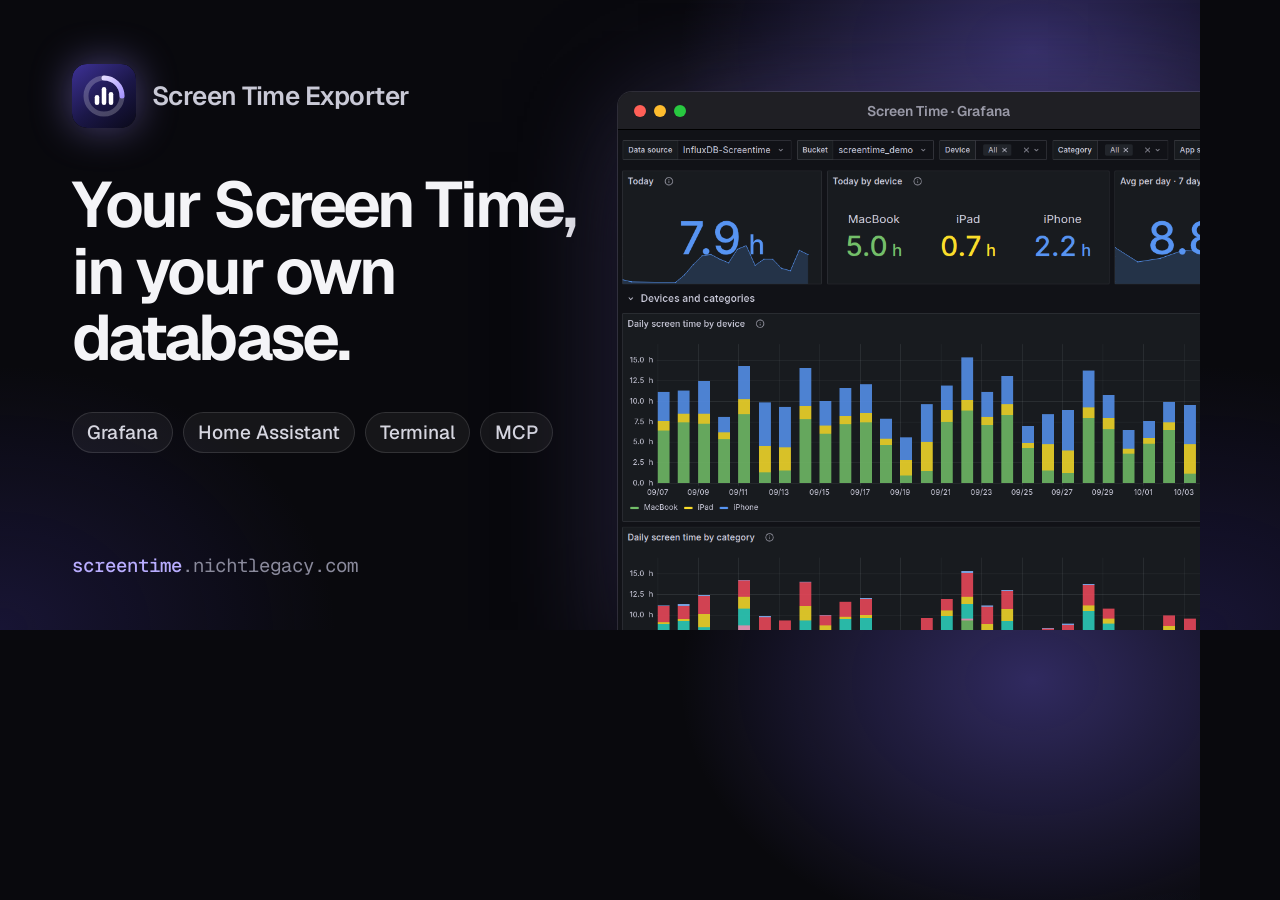
<file: scripts/og.html>
<!doctype html>
<!-- Social previews, rendered by build_site_images.py: site/og.png (1200x630)
     and, with #1280x640, the GitHub social preview. -->
<html lang="en">
<head>
<meta charset="utf-8">
<style>
  @font-face { font-family: Geist; src: url(../site/fonts/Geist-Variable.woff2) format("woff2"); font-weight: 100 900; }
  @font-face { font-family: "Geist Mono"; src: url(../site/fonts/GeistMono-Variable.woff2) format("woff2"); font-weight: 100 900; }
  * { box-sizing: border-box; }
  html, body { margin: 0; width: var(--w, 1200px); height: var(--h, 630px); overflow: hidden; }
  body {
    position: relative;
    font-family: Geist, sans-serif; color: #f4f4f7;
    background:
      radial-gradient(42% 60% at 86% 8%, rgba(124, 106, 255, 0.34), transparent 70%),
      radial-gradient(30% 40% at 100% 70%, rgba(87, 148, 242, 0.16), transparent 72%),
      radial-gradient(40% 60% at 0% 100%, rgba(58, 47, 143, 0.30), transparent 70%),
      #09090d;
  }
  .copy { position: absolute; left: 72px; top: 64px; width: 530px; }
  .brand { display: flex; align-items: center; gap: 16px; font-size: 26px; font-weight: 600; letter-spacing: -0.02em; color: #c9c9d6; }
  .brand img { width: 64px; height: 64px; border-radius: 15px; box-shadow: 0 0 40px rgba(157, 140, 255, 0.45); }
  h1 { margin: 44px 0 0; font-size: 64px; line-height: 1.04; font-weight: 650; letter-spacing: -0.045em; }
  .chips { display: flex; flex-wrap: wrap; gap: 10px; margin-top: 40px; }
  .chips span { padding: 8px 15px; border-radius: 999px; font-size: 19px; font-weight: 500; color: #d6d6e0; background: rgba(255,255,255,0.05); box-shadow: inset 0 0 0 1px rgba(255,255,255,0.12); }
  .url { position: absolute; left: 72px; bottom: 52px; font-family: "Geist Mono", monospace; font-size: 19px; color: #8a8a9c; }
  .url b { color: #b9adff; font-weight: 500; }
  .window {
    position: absolute; right: -58px; top: 92px; width: 640px; height: 600px;
    border-radius: 14px; overflow: hidden; background: #111217;
    box-shadow: 0 0 0 1px rgba(255,255,255,0.12), 0 40px 100px -20px rgba(0,0,0,0.9), 0 0 120px -30px rgba(157,140,255,0.5);
  }
  .bar { position: relative; height: 38px; display: flex; align-items: center; gap: 8px; padding: 0 16px; background: #1f1f24; border-bottom: 1px solid #000; }
  .bar i { width: 12px; height: 12px; border-radius: 50%; background: #ff5f57; }
  .bar i:nth-child(2) { background: #febc2e; } .bar i:nth-child(3) { background: #28c840; }
  .bar span { position: absolute; inset: 0; display: grid; place-items: center; font-size: 14px; font-weight: 600; color: #9a9aa8; }
  .view { height: 562px; overflow: hidden; }
  .view img { display: block; width: 1000px; margin-left: -6px; }
</style>
</head>
<body>
  <div class="copy">
    <div class="brand"><img src="../site/favicon.svg" alt="">Screen Time Exporter</div>
    <h1>Your Screen Time,<br>in your own<br>database.</h1>
    <div class="chips"><span>Grafana</span><span>Home Assistant</span><span>Terminal</span><span>MCP</span></div>
  </div>
  <div class="url"><b>screentime</b>.nichtlegacy.com</div>
  <div class="window">
    <div class="bar"><i></i><i></i><i></i><span>Screen Time · Grafana</span></div>
    <div class="view"><img src="../.github/images/hero.png" alt=""></div>
  </div>
<script>
  const size = location.hash.match(/^#(\d+)x(\d+)$/);
  if (size) {
    document.documentElement.style.setProperty("--w", `${size[1]}px`);
    document.documentElement.style.setProperty("--h", `${size[2]}px`);
  }
</script>
</body>
</html>
</file>
<file: site/app.css>
/* Screen Time Exporter landing page.

   Same build as the AstroBar and ILoveMusic sites: a drawn Mac screen as the
   hero, then loose sections split by hairlines instead of boxed cards. Dark
   only. Here the screen is at night and shows the Grafana dashboard.

   The palette comes from the dashboard: #5794f2, #73bf69 and #fade2a are the
   iPhone, MacBook and iPad series, #b877d9 the late-night bars. The violet
   accent and the indigo of the logo tile frame them as night colours. */

@font-face {
  font-family: "Geist";
  src: url("fonts/Geist-Variable.woff2") format("woff2");
  font-weight: 100 900;
  font-style: normal;
  font-display: swap;
}
@font-face {
  font-family: "Geist Mono";
  src: url("fonts/GeistMono-Variable.woff2") format("woff2");
  font-weight: 100 900;
  font-style: normal;
  font-display: swap;
}

:root {
  --bg: #09090d;
  --ink: #f4f4f7;
  --ink-2: #b4b4c0;
  --ink-3: #8c8c99;
  --ink-4: #7a7a87;
  --line: rgba(255, 255, 255, 0.08);
  --line-2: rgba(255, 255, 255, 0.13);
  --fill: rgba(255, 255, 255, 0.045);
  --violet: #9d8cff;
  --violet-ink: #c3b8ff;
  --indigo: #1b1748;
  --night: #b877d9;
  --blue: #5794f2;
  --green: #73bf69;
  --yellow: #fade2a;

  --sans: "Geist", -apple-system, BlinkMacSystemFont, "SF Pro Display", "Segoe UI", system-ui, sans-serif;
  --mono: "Geist Mono", ui-monospace, "SF Mono", SFMono-Regular, Menlo, monospace;
  --mac: -apple-system, BlinkMacSystemFont, "SF Pro Text", "Segoe UI", system-ui, sans-serif;

  --header: 64px;
  --wrap: 1232px;
  --gutter: clamp(20px, 4vw, 48px);
  --ease: cubic-bezier(0.16, 1, 0.3, 1);
}

* { box-sizing: border-box; }

html { scroll-behavior: smooth; scroll-padding-top: 80px; background: var(--bg); -webkit-text-size-adjust: 100%; }
@media (prefers-reduced-motion: reduce) { html { scroll-behavior: auto; } }

body {
  margin: 0;
  background: var(--bg);
  color: var(--ink);
  font-family: var(--sans);
  font-size: 16px;
  line-height: 1.6;
  -webkit-font-smoothing: antialiased;
  -moz-osx-font-smoothing: grayscale;
  text-rendering: optimizeLegibility;
  overflow-x: hidden;
}

img { max-width: 100%; height: auto; display: block; }
a { color: inherit; }
svg { flex-shrink: 0; }
code, kbd, pre { font-family: var(--mono); }
figure { margin: 0; }

.sprite { position: absolute; width: 0; height: 0; overflow: hidden; }

.wrap { width: 100%; max-width: var(--wrap); margin-inline: auto; padding-inline: var(--gutter); }

.skip { position: absolute; left: -9999px; background: var(--ink); color: var(--bg); padding: 10px 16px; border-radius: 8px; }
.skip:focus { left: 20px; top: 20px; z-index: 60; }

:where(a, button):focus-visible { outline: 2px solid var(--violet); outline-offset: 3px; border-radius: 8px; }

::selection { background: rgba(157, 140, 255, 0.35); }

/* ---------- type ---------- */

h1, h2, h3 { margin: 0; font-weight: 620; }

h1 {
  font-size: clamp(38px, 3.65vw, 56px);
  line-height: 1.02;
  letter-spacing: -0.052em;
  text-wrap: balance;
}

h2 {
  font-size: clamp(38px, 4.4vw, 62px);
  line-height: 1.02;
  letter-spacing: -0.05em;
  text-wrap: balance;
}

h3 { font-size: 18px; line-height: 1.3; letter-spacing: -0.022em; font-weight: 600; }

.lede { margin: 0; font-size: clamp(17px, 1.35vw, 19.5px); line-height: 1.5; letter-spacing: -0.012em; color: var(--ink-2); }

/* Inline code in running text: a quiet chip. */
:where(.lede, .stack-head p, .more p, .fine, .step p, .facts li) code {
  font-size: 0.86em; padding: 1px 6px; border-radius: 5px; background: var(--fill); color: var(--ink-2);
}
.stack-head a, .more a, .fine a, .foot a {
  color: var(--ink-2);
  text-decoration: underline; text-decoration-color: var(--line-2); text-underline-offset: 3px;
  transition: color 160ms ease, text-decoration-color 160ms ease;
}
.stack-head a:hover, .more a:hover, .fine a:hover, .foot a:hover { color: var(--ink); text-decoration-color: currentColor; }
.stack-head em, .more em, .step em { font-style: normal; color: var(--ink-2); }

.fine { margin: 0; font-size: 14px; color: var(--ink-3); }

/* ---------- buttons ---------- */

.pill {
  display: inline-flex; align-items: center; gap: 8px;
  height: 38px; padding: 0 16px;
  border-radius: 999px;
  font-size: 14.5px; font-weight: 550; letter-spacing: -0.01em;
  text-decoration: none; white-space: nowrap;
  transition: transform 160ms var(--ease), background-color 180ms ease, border-color 180ms ease, color 180ms ease;
}
.pill:active { transform: scale(0.97); }
.pill.lg { height: 46px; padding: 0 22px; font-size: 15.5px; }

.solid { background: var(--ink); color: #09090b; }
.solid:hover { background: #fff; }

.ghost { color: var(--ink-2); border: 1px solid var(--line-2); background: rgba(255, 255, 255, 0.02); }
.ghost:hover { color: var(--ink); border-color: rgba(255, 255, 255, 0.24); background: var(--fill); }

.icon-btn {
  display: grid; place-items: center;
  width: 38px; height: 38px;
  border-radius: 999px;
  color: var(--ink-3);
  transition: color 160ms ease, background-color 160ms ease;
}
.icon-btn:hover { color: var(--ink); background: var(--fill); }

/* A command as a button: click copies it. */
.cmd {
  display: flex; align-items: center; gap: 12px;
  width: fit-content; max-width: 100%;
  padding: 0 16px;
  height: 44px;
  border: 1px solid var(--line-2);
  border-radius: 999px;
  background: rgba(255, 255, 255, 0.03);
  color: var(--ink);
  font: inherit;
  cursor: pointer;
  transition: border-color 180ms ease, background-color 180ms ease, transform 160ms var(--ease);
}
.cmd:hover { border-color: rgba(255, 255, 255, 0.24); background: var(--fill); }
.cmd:active { transform: scale(0.985); }
.cmd code {
  min-width: 0;
  overflow: hidden; text-overflow: ellipsis; white-space: nowrap;
  font-size: 12.5px; font-weight: 500; letter-spacing: -0.01em;
  color: var(--ink);
}
.cmd-prompt { font-family: var(--mono); font-size: 13px; color: var(--ink-4); }
.cmd-icon { color: var(--ink-3); transition: color 160ms ease; }
.cmd.copied { border-color: rgba(115, 191, 105, 0.45); }
.cmd.copied .cmd-icon { color: var(--green); }

@media (prefers-reduced-motion: reduce) {
  .pill, .cmd { transition: none; }
  .pill:active, .cmd:active { transform: none; }
}

/* ---------- header ---------- */

/* Full-width bar: clear over the hero, glass once the page scrolls under it. */
.top {
  position: fixed; inset: 0 0 auto; z-index: 40;
  height: var(--header);
  display: grid; grid-template-columns: 1fr auto 1fr; align-items: center;
  padding-inline: calc(var(--gutter) - 8px);
  border-bottom: 1px solid transparent;
  transition: background-color 240ms ease, border-color 240ms ease;
}
.top.scrolled {
  background: rgba(9, 9, 13, 0.72);
  -webkit-backdrop-filter: saturate(160%) blur(18px);
  backdrop-filter: saturate(160%) blur(18px);
  border-bottom-color: var(--line);
}

.mark {
  justify-self: start;
  display: inline-flex; align-items: center; gap: 10px;
  height: 40px; padding: 0 12px 0 5px;
  border-radius: 999px;
  font-weight: 620; font-size: 15.5px; letter-spacing: -0.025em;
  text-decoration: none; white-space: nowrap;
  transition: background-color 160ms ease;
}
.mark:hover { background: var(--fill); }
.mark-version {
  padding: 2px 7px;
  border-radius: 999px;
  font-family: var(--mono); font-size: 11px; font-weight: 500; letter-spacing: 0;
  color: var(--ink-3);
  background: var(--fill);
  box-shadow: inset 0 0 0 1px var(--line);
}

/* The logo tile: favicon.svg's gradient behind the glyph from the sprite. */
.mark-tile {
  display: inline-grid; place-items: center;
  width: 30px; height: 30px;
  border-radius: 8px;
  color: #fff;
  background: linear-gradient(143deg, #3a2f8f 0%, #1b1748 55%, #0c0b1f 100%);
  box-shadow: inset 0 0 0 1px rgba(255, 255, 255, 0.1);
}

/* One lit pill slides between the links: it follows the pointer and falls back
   to the section in view (app.js positions it). */
.top-nav { position: relative; display: flex; gap: 2px; font-size: 14px; letter-spacing: -0.01em; }
.nav-glow {
  position: absolute; top: 0; left: 0;
  height: 100%; width: 0;
  border-radius: 999px;
  background: rgba(255, 255, 255, 0.075);
  box-shadow: inset 0 0 0 1px rgba(255, 255, 255, 0.06);
  opacity: 0;
  pointer-events: none;
  transition: transform 380ms var(--ease), width 380ms var(--ease), opacity 200ms ease;
}
.nav-glow.no-slide { transition: opacity 200ms ease; }
.top-nav a {
  position: relative;
  display: inline-flex; align-items: center; gap: 7px;
  height: 36px; padding: 0 14px 0 12px;
  border-radius: 999px;
  color: var(--ink-3); text-decoration: none; white-space: nowrap;
  transition: color 220ms ease;
}
.top-nav a svg { opacity: 0.7; transition: color 220ms ease, opacity 220ms ease; }
.top-nav a.lit { color: var(--ink); }
.top-nav a.lit svg { color: var(--violet-ink); opacity: 1; }

@media (prefers-reduced-motion: reduce) {
  .nav-glow { transition: opacity 200ms ease; }
}

.top-actions { justify-self: end; display: flex; align-items: center; gap: 8px; }
.top .pill { height: 40px; }
.top .icon-btn {
  width: 40px; height: 40px;
  color: var(--ink-2);
  box-shadow: inset 0 0 0 1px var(--line-2);
  background: rgba(255, 255, 255, 0.02);
}
.top .icon-btn:hover { color: var(--ink); background: var(--fill); box-shadow: inset 0 0 0 1px rgba(255, 255, 255, 0.24); }

/* ---------- hero ---------- */

.hero {
  --dev-left: clamp(20px, 4vw, 64px);
  --copy-left: clamp(56px, 7vw, 128px);
  --copy-w: min(580px, 41vw);
  position: relative;
  height: clamp(780px, 100svh, 920px);
  overflow: hidden;
}
/* Faint light above the bezel, as if the screen were lit from the room. */
.hero::before {
  content: "";
  position: absolute; inset: 0 0 auto;
  height: 420px;
  background: radial-gradient(60% 100% at 45% 0%, rgba(255, 255, 255, 0.06), transparent 70%);
  pointer-events: none;
}

.device {
  position: absolute;
  top: calc(var(--header) + 12px);
  left: var(--dev-left);
  right: -56px;
  bottom: -40px;
  padding: 13px;
  border-radius: 54px;
  background: linear-gradient(180deg, #2c2c34 0%, #16161b 22%, #0c0c10 60%);
  box-shadow:
    inset 0 1px 0 rgba(255, 255, 255, 0.22),
    inset 0 0 0 1px rgba(255, 255, 255, 0.07),
    0 0 0 1px #000,
    0 -30px 120px -60px rgba(157, 140, 255, 0.55);
  -webkit-mask-image: linear-gradient(#000 62%, transparent 94%);
  mask-image: linear-gradient(#000 62%, transparent 94%);
}

/* The wallpaper is a night sky in the logo's colours: violet high on the
   right behind the window, a little dashboard blue, indigo sinking left. */
.screen {
  position: relative;
  height: 100%;
  border-radius: 42px;
  overflow: hidden;
  background:
    radial-gradient(40% 55% at 74% 30%, rgba(124, 106, 255, 0.34), transparent 70%),
    radial-gradient(30% 34% at 96% 4%, rgba(87, 148, 242, 0.22), transparent 72%),
    radial-gradient(46% 60% at 4% 100%, rgba(58, 47, 143, 0.32), transparent 70%),
    linear-gradient(180deg, #0a0a12, #050508);
  box-shadow: inset 0 0 0 1px rgba(0, 0, 0, 0.9);
}

.menubar {
  position: relative; z-index: 2;
  display: flex; justify-content: flex-end; align-items: center; gap: 4px;
  height: 34px;
  padding-inline: 20px 82px;
  background: rgba(255, 255, 255, 0.04);
  -webkit-backdrop-filter: blur(24px);
  backdrop-filter: blur(24px);
  color: rgba(255, 255, 255, 0.92);
}

.extra {
  display: grid; place-items: center;
  height: 24px; min-width: 32px; padding-inline: 7px;
  border-radius: 6px;
  filter: drop-shadow(0 1px 2px rgba(0, 0, 0, 0.5));
}
.extra-time {
  margin-left: 4px; padding-inline: 6px;
  font-family: var(--mac);
  font-size: 13.5px; font-weight: 500; letter-spacing: -0.005em;
  font-variant-numeric: tabular-nums;
  white-space: nowrap;
}

/* A macOS window: title bar with traffic lights, Grafana's own background. */
.app-window {
  overflow: hidden;
  border-radius: 12px;
  background: #111217;
  box-shadow: 0 0 0 1px rgba(255, 255, 255, 0.1), 0 40px 90px -30px rgba(0, 0, 0, 0.9);
}
.window-bar {
  position: relative;
  display: flex; align-items: center; gap: 8px;
  height: 34px; padding: 0 14px;
  background: #1f1f24;
  border-bottom: 1px solid rgba(0, 0, 0, 0.6);
}
.window-bar i { width: 12px; height: 12px; border-radius: 50%; background: #ff5f57; }
.window-bar i:nth-child(2) { background: #febc2e; }
.window-bar i:nth-child(3) { background: #28c840; }
.window-bar span {
  position: absolute; left: 0; right: 0;
  text-align: center;
  font-family: var(--mac); font-size: 13px; font-weight: 600; color: var(--ink-3);
  pointer-events: none;
}

/* The hero window sits right of the copy and runs into the faded bottom of
   the screen. */
.hero-window {
  position: absolute;
  top: 60px;
  left: calc(var(--copy-left) + var(--copy-w) + clamp(40px, 4vw, 72px) - var(--dev-left) - 13px);
  right: calc(43px + clamp(32px, 4vw, 72px));
  bottom: 0;
  display: flex; flex-direction: column;
  transform-origin: 50% 0;
}
.window-view { position: relative; flex: 1; overflow: hidden; }
.window-view img { width: 100%; max-width: none; }

.hero-copy {
  position: absolute; z-index: 3;
  top: calc(var(--header) + 12px + 34px);
  bottom: 14%;
  left: var(--copy-left);
  width: var(--copy-w);
  display: flex; flex-direction: column; justify-content: center;
}

.eyebrow {
  display: flex; flex-wrap: wrap; align-items: center; gap: 8px 12px;
  margin: 0 0 26px;
  font-size: 17px; letter-spacing: -0.015em;
  color: var(--ink-3);
}
.eyebrow > span:not(.mark-tile) { white-space: nowrap; }
.eyebrow-icon { width: 34px; height: 34px; border-radius: 9px; filter: drop-shadow(0 0 16px rgba(157, 140, 255, 0.5)); }

.hero-copy h1 { margin-bottom: 24px; }
.hero-copy .lede { max-width: 34em; }


.install-line { display: flex; flex-wrap: wrap; align-items: center; gap: 10px 14px; margin-top: 30px; }

.actions { display: flex; flex-wrap: wrap; gap: 12px; margin-top: 18px; }

.specs { margin: 24px 0 0; font-size: 13.5px; color: var(--ink-4); letter-spacing: -0.005em; }

/* Entrance: the menu bar settles, the window opens, the copy rises. */
.js .device .extra { opacity: 0; transform: translateY(-3px); }
.js .hero-window { opacity: 0; transform: translateY(14px) scale(0.985); }
.js .hero-copy > * { opacity: 0; transform: translateY(14px); }

.js .device.is-on .extra {
  opacity: 1; transform: none;
  transition: opacity 420ms var(--ease), transform 420ms var(--ease);
  transition-delay: calc(80ms + var(--i, 0) * 50ms);
}
.js .device.is-on .hero-window {
  opacity: 1; transform: none;
  transition: opacity 500ms ease 420ms, transform 800ms var(--ease) 420ms;
}
.js .hero-copy.is-on > * {
  opacity: 1; transform: none;
  transition: opacity 700ms var(--ease), transform 700ms var(--ease);
  transition-delay: calc(var(--i, 0) * 70ms);
}

@media (prefers-reduced-motion: reduce) {
  .js .device .extra, .js .hero-window, .js .hero-copy > * { opacity: 1; transform: none; transition: none !important; }
}

/* ---------- sections ---------- */

.section { padding: clamp(80px, 9vw, 120px) 0; border-top: 1px solid var(--line); }
.hero + .section { border-top: 0; }

.section-head { margin-bottom: clamp(44px, 5vw, 64px); }
.stack-head p { margin: 20px 0 0; max-width: 62ch; font-size: 17px; color: var(--ink-3); }

/* ---------- how it works ---------- */

/* Four stages joined by wires. Every node has the same height so the two
   wires of the first link line up with the two rows they connect. */
.flow {
  --node-h: 60px;
  --node-gap: 10px;
  position: relative;
  margin: 0; padding: 34px 0 0; list-style: none;
  display: grid;
  grid-template-columns: minmax(0, 1fr) 88px minmax(0, 1fr) 88px minmax(0, 1.08fr) 88px minmax(0, 1.12fr);
}
.stage { position: relative; display: flex; flex-direction: column; justify-content: center; }
.stage-name {
  position: absolute; top: -34px; left: 2px;
  font-size: 12px; font-weight: 600; letter-spacing: 0.08em; text-transform: uppercase;
  color: var(--ink-4);
}
.nodes { margin: 0; padding: 0; list-style: none; display: grid; gap: var(--node-gap); }

.node {
  --c: var(--violet);
  display: flex; align-items: center; gap: 12px;
  min-height: var(--node-h);
  padding: 9px 14px 9px 10px;
  border-radius: 14px;
  background: rgba(255, 255, 255, 0.03);
  box-shadow: inset 0 0 0 1px var(--line);
}
.node svg {
  box-sizing: content-box;
  padding: 8px;
  border-radius: 10px;
  color: var(--c);
  background: color-mix(in srgb, var(--c) 14%, transparent);
  box-shadow: inset 0 0 0 1px color-mix(in srgb, var(--c) 24%, transparent);
}
.node > span { min-width: 0; }
.node b, .node small { display: block; white-space: nowrap; overflow: hidden; text-overflow: ellipsis; }
.node b { font-size: 14.5px; font-weight: 600; letter-spacing: -0.015em; line-height: 1.3; }
.node small { font-size: 12.5px; color: var(--ink-3); }

.node-core {
  background: linear-gradient(135deg, rgba(124, 106, 255, 0.16), rgba(124, 106, 255, 0.05));
  box-shadow: inset 0 0 0 1px rgba(157, 140, 255, 0.32), 0 18px 40px -24px rgba(124, 106, 255, 0.6);
}
.node-dashed { background: transparent; box-shadow: none; border: 1px dashed var(--line-2); --c: var(--ink-3); }

.link { position: relative; }
/* A hairline with an arrowhead and a pulse running along it. */
.wire {
  position: absolute; left: 10px; right: 10px; top: 50%;
  height: 1.5px;
  background:
    linear-gradient(90deg, transparent, var(--violet-ink), transparent) -40% 0 / 40% 100% no-repeat,
    linear-gradient(90deg, rgba(255, 255, 255, 0.1), rgba(157, 140, 255, 0.55));
  animation: pulse 2.6s linear infinite;
}
.wire:nth-child(1):not(:only-child) { top: calc(50% - (var(--node-h) + var(--node-gap)) / 2); }
.wire:nth-child(2) { top: calc(50% + (var(--node-h) + var(--node-gap)) / 2); animation-delay: -1.3s; }
.wire::after {
  content: "";
  position: absolute; right: -1px; top: 50%;
  width: 7px; height: 7px;
  border-top: 1.5px solid rgba(157, 140, 255, 0.75);
  border-right: 1.5px solid rgba(157, 140, 255, 0.75);
  transform: translateY(-50%) rotate(45deg);
}
.wire::before {
  content: attr(data-label);
  position: absolute; left: 50%; bottom: 8px;
  transform: translateX(-50%);
  font-size: 11.5px; letter-spacing: 0.01em; color: var(--ink-3);
  white-space: nowrap;
}
@keyframes pulse { to { background-position: 140% 0, 0 0; } }

@media (prefers-reduced-motion: reduce) {
  .wire { animation: none; background-position: -40% 0, 0 0; }
}

.facts {
  margin: clamp(48px, 6vw, 72px) 0 0; padding: 0; list-style: none;
  display: grid; grid-template-columns: repeat(3, minmax(0, 1fr)); gap: 32px;
}
.facts li { font-size: 15px; color: var(--ink-3); }
.facts b { display: block; margin-bottom: 6px; font-size: 16px; font-weight: 600; letter-spacing: -0.015em; color: var(--ink); }

/* ---------- features ---------- */

.features { display: grid; grid-template-columns: repeat(3, minmax(0, 1fr)); gap: 32px; }

.feature { display: flex; flex-direction: column; }
.feature p { margin: 10px 0 26px; font-size: 15.5px; color: var(--ink-3); }

.feature-art {
  position: relative;
  margin-top: auto;
  aspect-ratio: 5 / 4;
  overflow: hidden;
  border-radius: 20px;
  display: flex; justify-content: center; align-items: center;
  box-shadow: inset 0 0 0 1px rgba(255, 255, 255, 0.08);
}
.feature-art img {
  width: 86%;
  border-radius: 8px;
  box-shadow: 0 0 0 1px rgba(255, 255, 255, 0.1);
  filter: drop-shadow(0 24px 40px rgba(0, 0, 0, 0.55));
  transition: transform 700ms var(--ease);
}
@media (hover: hover) and (pointer: fine) {
  .feature:hover .feature-art img { transform: translateY(-6px); }
}
@media (prefers-reduced-motion: reduce) {
  .feature-art img { transition: none; }
  .feature:hover .feature-art img { transform: none; }
}

.art-violet {
  background:
    radial-gradient(70% 60% at 12% 0%, rgba(157, 140, 255, 0.45), transparent 70%),
    radial-gradient(80% 70% at 100% 100%, rgba(184, 119, 217, 0.35), transparent 70%),
    #0e0b1c;
}
.art-blue {
  background:
    radial-gradient(70% 60% at 90% 0%, rgba(87, 148, 242, 0.5), transparent 70%),
    radial-gradient(80% 70% at 0% 100%, rgba(58, 47, 143, 0.6), transparent 70%),
    #080c1c;
}
.art-teal {
  background:
    radial-gradient(70% 60% at 0% 0%, rgba(115, 191, 105, 0.32), transparent 70%),
    radial-gradient(80% 70% at 100% 100%, rgba(87, 148, 242, 0.42), transparent 70%),
    #07111a;
}

/* ---------- media + copy rows ---------- */

.duo {
  display: grid; grid-template-columns: minmax(0, 1.12fr) minmax(0, 0.88fr);
  gap: clamp(48px, 7vw, 104px); align-items: center;
}
.duo.flip { grid-template-columns: minmax(0, 0.88fr) minmax(0, 1.12fr); }

.duo-copy { display: flex; flex-direction: column; gap: 22px; max-width: 30em; }
.duo-copy h2 { margin-bottom: 4px; }
.duo-copy .pill { align-self: flex-start; margin-top: 8px; }
.align-end { text-align: right; justify-self: end; align-items: flex-end; }
.align-end .pill { align-self: flex-end; }

.duo > * { min-width: 0; }
.duo-media { position: relative; display: grid; grid-template-columns: minmax(0, 1fr); place-items: center; }
/* A soft wash of the section's colour behind the media. */
.duo-media::before {
  content: "";
  position: absolute; inset: -12% 4%;
  background: radial-gradient(50% 50% at 50% 50%, rgba(124, 106, 255, 0.18), transparent 70%);
  pointer-events: none;
}
#home-assistant .duo-media::before { background: radial-gradient(50% 50% at 50% 50%, rgba(65, 189, 245, 0.13), transparent 70%); }
#terminal .duo-media::before { background: radial-gradient(50% 50% at 50% 50%, rgba(87, 148, 242, 0.14), transparent 70%); }
.duo-media > * { position: relative; }

.window {
  border-radius: 12px;
  box-shadow: 0 0 0 1px rgba(255, 255, 255, 0.09), 0 40px 90px -30px rgba(0, 0, 0, 0.85);
}
#terminal .window { width: min(560px, 100%); }

/* Night: copy and measures side by side, the dashboard's night row below at
   full width, over a low violet glow. */
#night { background: radial-gradient(60% 55% at 50% 100%, rgba(124, 106, 255, 0.13), transparent 70%); }
.night-head {
  display: grid; grid-template-columns: minmax(0, 1fr) minmax(0, 0.9fr);
  gap: 32px clamp(48px, 7vw, 104px); align-items: end;
  margin-bottom: clamp(44px, 5vw, 64px);
}
.night-head h2 { margin-bottom: 22px; }
.night-head .lede { max-width: 30em; }
.night-head .fine { margin-top: 16px; }

/* Label left, value right, hairlines between: the night measures and the
   report commands. */
.readouts {
  width: 100%;
  margin: 0; padding: 6px;
  list-style: none;
  border-radius: 16px;
  background: rgba(255, 255, 255, 0.03);
  box-shadow: inset 0 0 0 1px var(--line);
  text-align: left;
}
.readouts li {
  display: flex; align-items: center; justify-content: space-between; gap: 12px;
  padding: 11px 12px;
  font-size: 14.5px; color: var(--ink-2);
}
.readouts li + li { border-top: 1px solid var(--line); }
.readouts b { font-family: var(--mono); font-size: 13.5px; font-weight: 500; color: var(--violet-ink); font-variant-numeric: tabular-nums; white-space: nowrap; }
.cmds code { min-width: 0; overflow: hidden; text-overflow: ellipsis; white-space: nowrap; font-size: 12.5px; color: var(--ink); }
.cmds code::before { content: "screentime "; color: var(--ink-4); }
.cmds span { font-size: 13px; color: var(--ink-3); white-space: nowrap; }

/* ---------- cards: Home Assistant, YAML, MCP tools ---------- */

.stack { display: flex; flex-direction: column; width: min(500px, 100%); }

.card {
  border-radius: 16px;
  background: #18181d;
  box-shadow: 0 0 0 1px rgba(255, 255, 255, 0.09), 0 40px 90px -30px rgba(0, 0, 0, 0.9);
  overflow: hidden;
}
.card-head {
  display: flex; align-items: baseline; justify-content: space-between; gap: 12px;
  padding: 16px 20px 10px;
  font-size: 16px; font-weight: 600; letter-spacing: -0.015em;
}
.card-head small { font-size: 12px; font-weight: 500; color: var(--ink-4); letter-spacing: 0; }
.card ul { margin: 0; padding: 0 8px 8px; list-style: none; }

.ha li {
  display: flex; align-items: center; gap: 14px;
  padding: 9px 12px;
  border-radius: 10px;
}
.ha li svg { color: #41bdf5; }
.ha li span { flex: 1; min-width: 0; }
.ha b, .ha code { display: block; white-space: nowrap; overflow: hidden; text-overflow: ellipsis; }
.ha b { font-size: 14px; font-weight: 500; letter-spacing: -0.01em; }
.ha code { font-size: 11.5px; color: var(--ink-3); }
.ha em { font-style: normal; font-size: 14px; color: var(--ink-2); font-variant-numeric: tabular-nums; white-space: nowrap; }

.code {
  margin-top: 18px;
  background: #121216;
}
.code .card-head { padding: 12px 18px 4px; font-family: var(--mono); font-size: 12px; font-weight: 500; color: var(--ink-3); }
.code pre {
  margin: 0;
  padding: 6px 18px 18px;
  overflow-x: auto;
  font-size: 12px; line-height: 1.65;
  color: var(--ink-2);
}
.t-key { color: var(--ink-3); }
.t-val { color: var(--violet-ink); }
.t-num { color: var(--yellow); }

.ask {
  align-self: flex-end;
  max-width: 340px;
  margin: 0 0 16px;
  padding: 12px 16px;
  border-radius: 18px 18px 6px 18px;
  background: rgba(124, 106, 255, 0.2);
  box-shadow: inset 0 0 0 1px rgba(157, 140, 255, 0.25);
  font-size: 15px; line-height: 1.45; color: var(--ink);
  text-align: left;
}
/* The assistant's side: which tool it called, then its answer. */
.tool-call {
  display: flex; align-items: center; gap: 8px;
  margin: 0 0 10px 4px;
  font-size: 12.5px; color: var(--ink-4);
}
.tool-call svg { color: var(--violet); }
.tool-call code { font-size: 12px; color: var(--violet-ink); }

.answer {
  padding: 18px 20px 16px;
  border-radius: 6px 18px 18px 18px;
  font-size: 15px; line-height: 1.55; color: var(--ink-2);
}
.answer p { margin: 0 0 10px; }
.answer b { font-weight: 600; color: var(--ink); font-variant-numeric: tabular-nums; }

.nights { margin: 16px 0 0; }
.nights ul {
  display: grid; grid-template-columns: repeat(7, minmax(0, 1fr)); gap: 8px;
  height: 110px; margin: 0; padding: 0; list-style: none;
}
.nights li { display: flex; flex-direction: column; justify-content: flex-end; gap: 6px; }
.nights li::before {
  content: "";
  height: calc((100% - 24px) * var(--k));
  min-height: 3px;
  border-radius: 4px 4px 2px 2px;
  background: rgba(157, 140, 255, 0.35);
}
.nights li.worst::before { background: var(--violet); box-shadow: 0 0 18px rgba(157, 140, 255, 0.45); }
.nights span { font-size: 11.5px; color: var(--ink-4); text-align: center; }
.nights li.worst span { color: var(--ink-2); }

.demo { align-self: flex-end; margin: 10px 4px 0; font-size: 12px; color: var(--ink-4); }

/* ---------- setup ---------- */

.steps {
  counter-reset: step;
  margin: 0; padding: 0; list-style: none;
  display: grid; grid-template-columns: repeat(3, minmax(0, 1fr)); gap: 32px;
}
.step { display: flex; flex-direction: column; gap: 10px; counter-increment: step; }
.step::before {
  content: counter(step);
  display: grid; place-items: center;
  width: 34px; height: 34px; margin-bottom: 8px;
  border-radius: 10px;
  font-family: var(--mono); font-size: 14px; font-weight: 600;
  color: var(--violet-ink);
  background: rgba(124, 106, 255, 0.14);
  box-shadow: inset 0 0 0 1px rgba(157, 140, 255, 0.28);
}
.step p { margin: 0 0 6px; font-size: 15.5px; color: var(--ink-3); }
.step .cmd { margin-top: auto; }

.links { display: flex; flex-wrap: wrap; gap: 12px 32px; margin: clamp(40px, 5vw, 56px) 0 0; font-size: 15px; }
.links a {
  display: inline-flex; align-items: center; gap: 6px;
  color: var(--ink-2); text-decoration: none;
  transition: color 160ms ease;
}
.links a svg { color: var(--violet); transition: transform 220ms var(--ease); }
.links a:hover { color: var(--ink); }
.links a:hover svg { transform: translate(2px, -2px); }

/* ---------- more ---------- */

.more-grid {
  display: grid; grid-template-columns: repeat(2, minmax(0, 1fr));
  gap: 52px clamp(40px, 6vw, 88px);
}
.more h3 { margin-bottom: 10px; }
.more p { margin: 0; font-size: 15.5px; color: var(--ink-3); }

/* ---------- footer ---------- */

.foot { padding: 40px var(--gutter) 56px; border-top: 1px solid var(--line); text-align: center; }
.foot p { margin: 0; font-size: 13.5px; color: var(--ink-4); }
.foot .credits { margin-top: 8px; font-size: 12.5px; }
.foot a { color: var(--ink-3); text-decoration: none; }

/* ---------- 404 ---------- */

.notfound { display: grid; align-content: center; min-height: 100dvh; padding-block: 80px; }
.notfound .eyebrow { margin-bottom: 20px; }
.notfound h1 { margin-bottom: 22px; }
.notfound .actions { margin-top: 36px; }

/* ---------- scroll reveal ---------- */

/* Only hide content when JS is there to bring it back. */
.js .reveal { opacity: 0; transform: translateY(14px); }
.js .reveal.in {
  opacity: 1; transform: none;
  transition: opacity 700ms var(--ease), transform 700ms var(--ease);
  transition-delay: calc(var(--i, 0) * 70ms);
}

@media (prefers-reduced-motion: reduce) {
  .js .reveal { opacity: 1; transform: none; }
  .js .reveal.in { transition: none; }
}

/* ---------- responsive ---------- */

@media (max-width: 1240px) {
  .top-nav a { padding: 0 11px 0 10px; }
  .top-nav a svg { display: none; }
}

/* Below this the copy no longer fits beside the window: stack them and let
   the screen become a framed display under the text. */
@media (max-width: 1080px) {
  .hero { display: flex; flex-direction: column; height: auto; padding: calc(var(--header) + 72px) 0 0; }
  .hero::before { height: 300px; }

  .hero-copy {
    position: relative; inset: auto;
    order: -1;
    width: auto; max-width: 720px;
    padding-inline: var(--gutter);
  }

  .device {
    position: relative; inset: auto;
    height: 720px;
    margin: 72px var(--gutter) 0;
    border-radius: 46px;
    padding: 11px;
  }
  .screen { border-radius: 36px; }
  .menubar { justify-content: center; padding-inline: 16px; }
  .hero-window { top: 58px; left: 28px; right: 28px; }

  .top-nav { display: none; }
  .top { grid-template-columns: 1fr auto; }

  .flow { grid-template-columns: minmax(0, 1fr); padding-top: 0; }
  .stage-name { position: static; margin-bottom: 12px; }
  .nodes { grid-template-columns: repeat(auto-fill, minmax(200px, 1fr)); }
  .link { height: 52px; }
  .wire, .wire:nth-child(1):not(:only-child) {
    top: 8px; bottom: 8px; left: 30px; right: auto;
    width: 1.5px; height: auto;
    background:
      linear-gradient(180deg, transparent, var(--violet-ink), transparent) 0 -40% / 100% 40% no-repeat,
      linear-gradient(180deg, rgba(255, 255, 255, 0.1), rgba(157, 140, 255, 0.55));
    animation-name: pulse-down;
  }
  .wire:nth-child(2) { display: none; }
  .wire::after { right: auto; top: auto; bottom: -1px; left: 50%; transform: translateX(-50%) rotate(135deg); }
  .wire::before { left: 18px; bottom: auto; top: 50%; transform: translateY(-50%); }
  .link .wire:first-child:not(:only-child)::before { content: "iCloud · on disk"; }

  .facts { grid-template-columns: minmax(0, 1fr); gap: 24px; max-width: 640px; }

  .duo, .duo.flip { grid-template-columns: minmax(0, 1fr); gap: 48px; }
  .duo.flip .duo-media { order: 2; }
  .align-end { text-align: left; justify-self: stretch; align-items: flex-start; }
  .align-end .pill { align-self: flex-start; }

  .features { grid-template-columns: minmax(0, 1fr); gap: 56px; max-width: 560px; }
  .night-head { grid-template-columns: minmax(0, 1fr); }
  .steps { grid-template-columns: minmax(0, 1fr); max-width: 640px; }
}
@keyframes pulse-down { to { background-position: 0 140%, 0 0; } }

@media (max-width: 860px) {
  .more-grid { grid-template-columns: minmax(0, 1fr); gap: 40px; }
}

@media (max-width: 640px) {
  .mark-version { display: none; }
  .device { height: 600px; margin-inline: 12px; border-radius: 38px; padding: 9px; }
  .screen { border-radius: 30px; }
  .menubar .extra:not(.extra-time) { display: none; }
  .hero-window { left: 14px; right: 14px; top: 50px; }
  /* At phone width the whole dashboard would be unreadable: show its left
     half at a legible scale instead. */
  .hero-window .window-view img { width: 190%; }
  .eyebrow { font-size: 15px; }
  .eyebrow > span:last-child { display: none; }
  .cmds li { flex-direction: column; align-items: flex-start; gap: 2px; }
  .window-bar span { display: none; }
  .ha li { gap: 10px; padding-inline: 8px; }
  .ha code { font-size: 10.5px; }
}

@media (max-width: 420px) {
  .mark > span:nth-child(2) { font-size: 14.5px; }
  .top .icon-btn { display: none; }
  /* Long commands and YAML lines must not widen the page on small phones. */
  .cmds code { max-width: 100%; }
  .code pre { font-size: 11px; padding-inline: 14px; }
}

@media (max-width: 380px) {
  .top { padding-inline: 6px; }
  .mark { gap: 8px; padding-right: 6px; }
}
</file>
